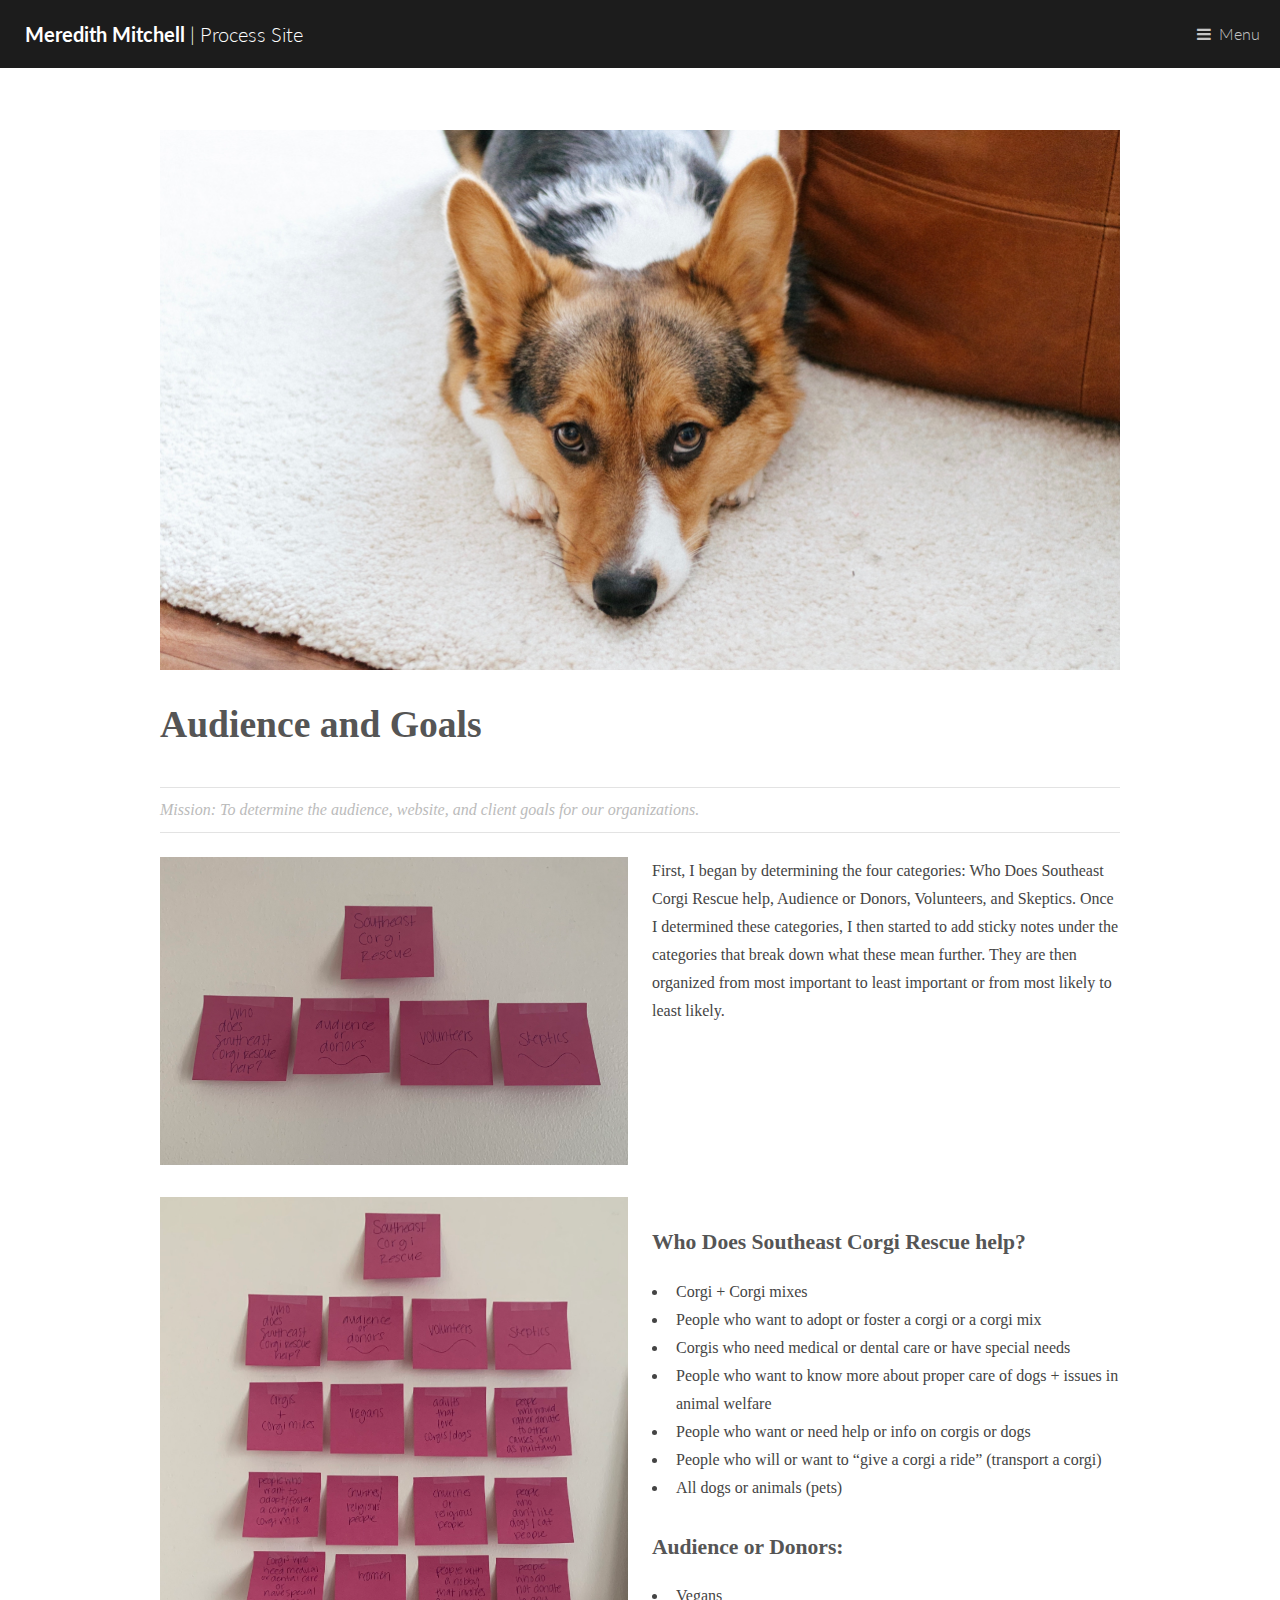
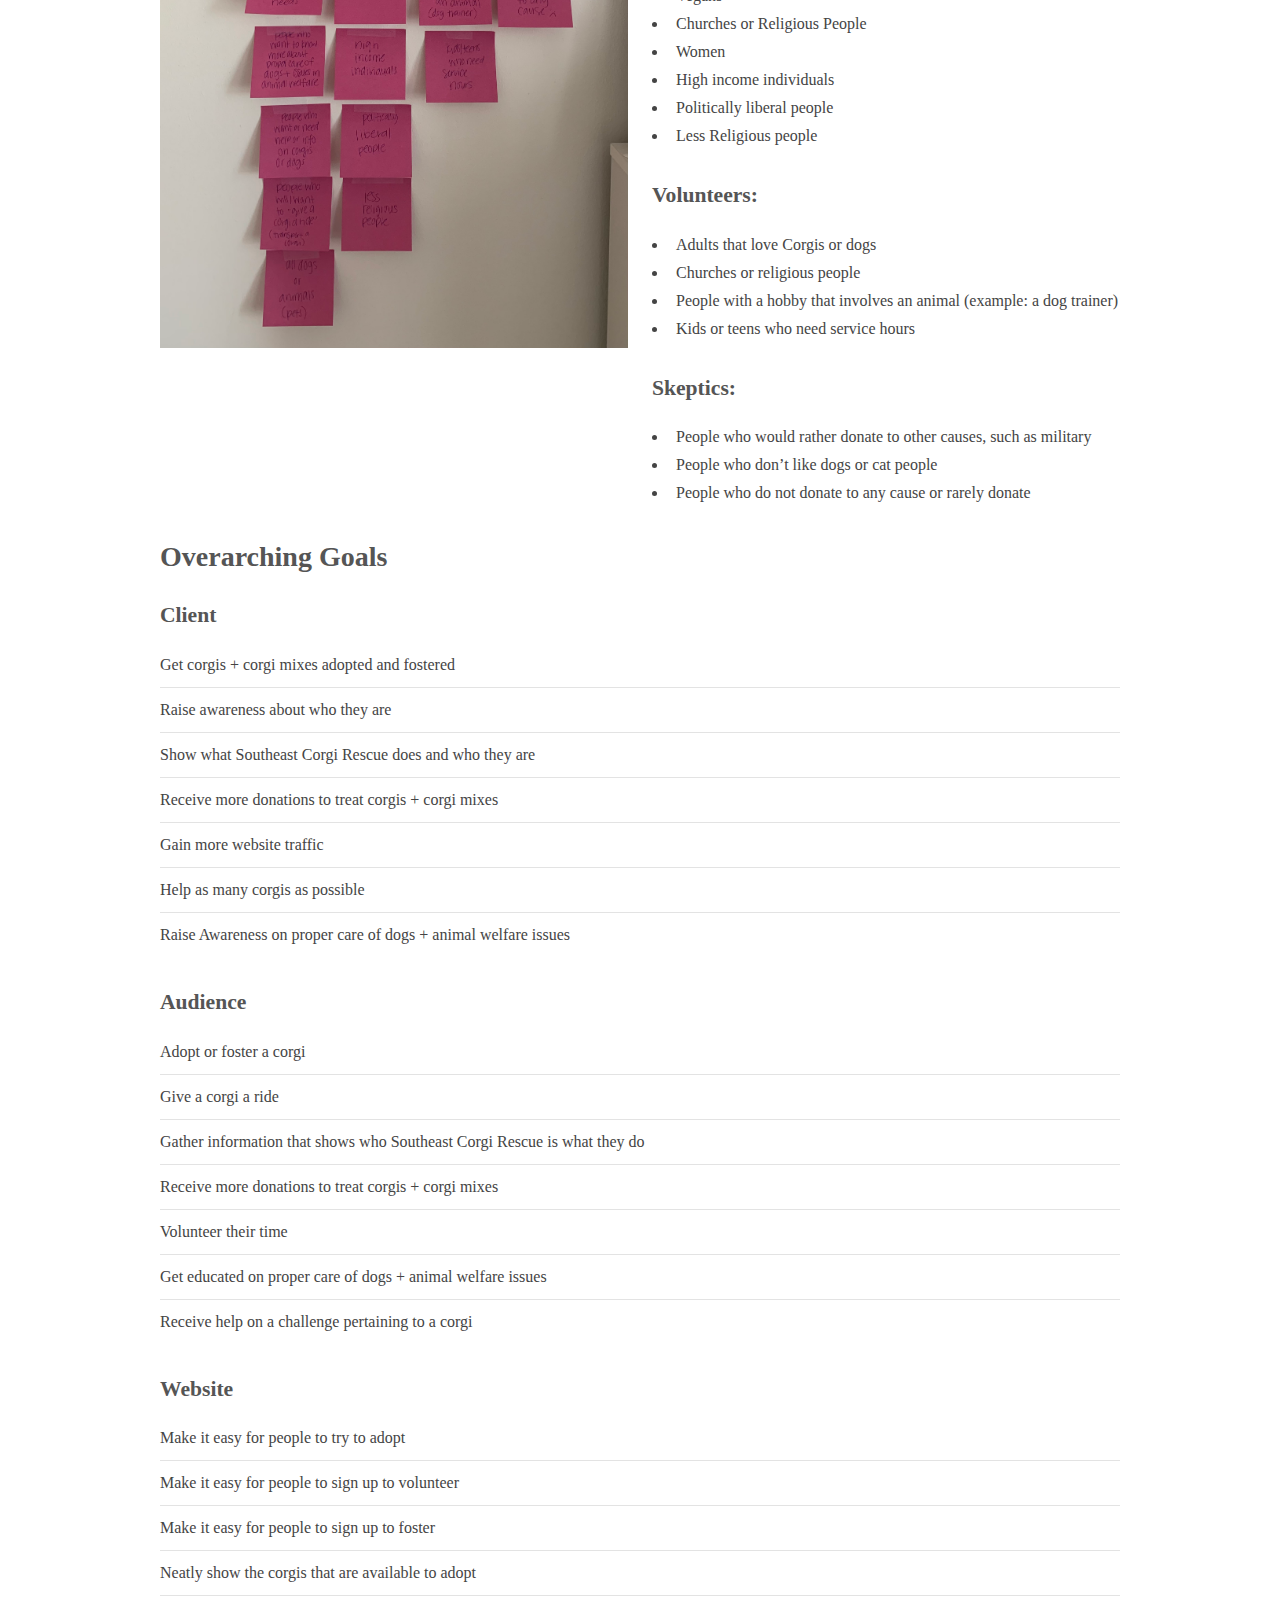
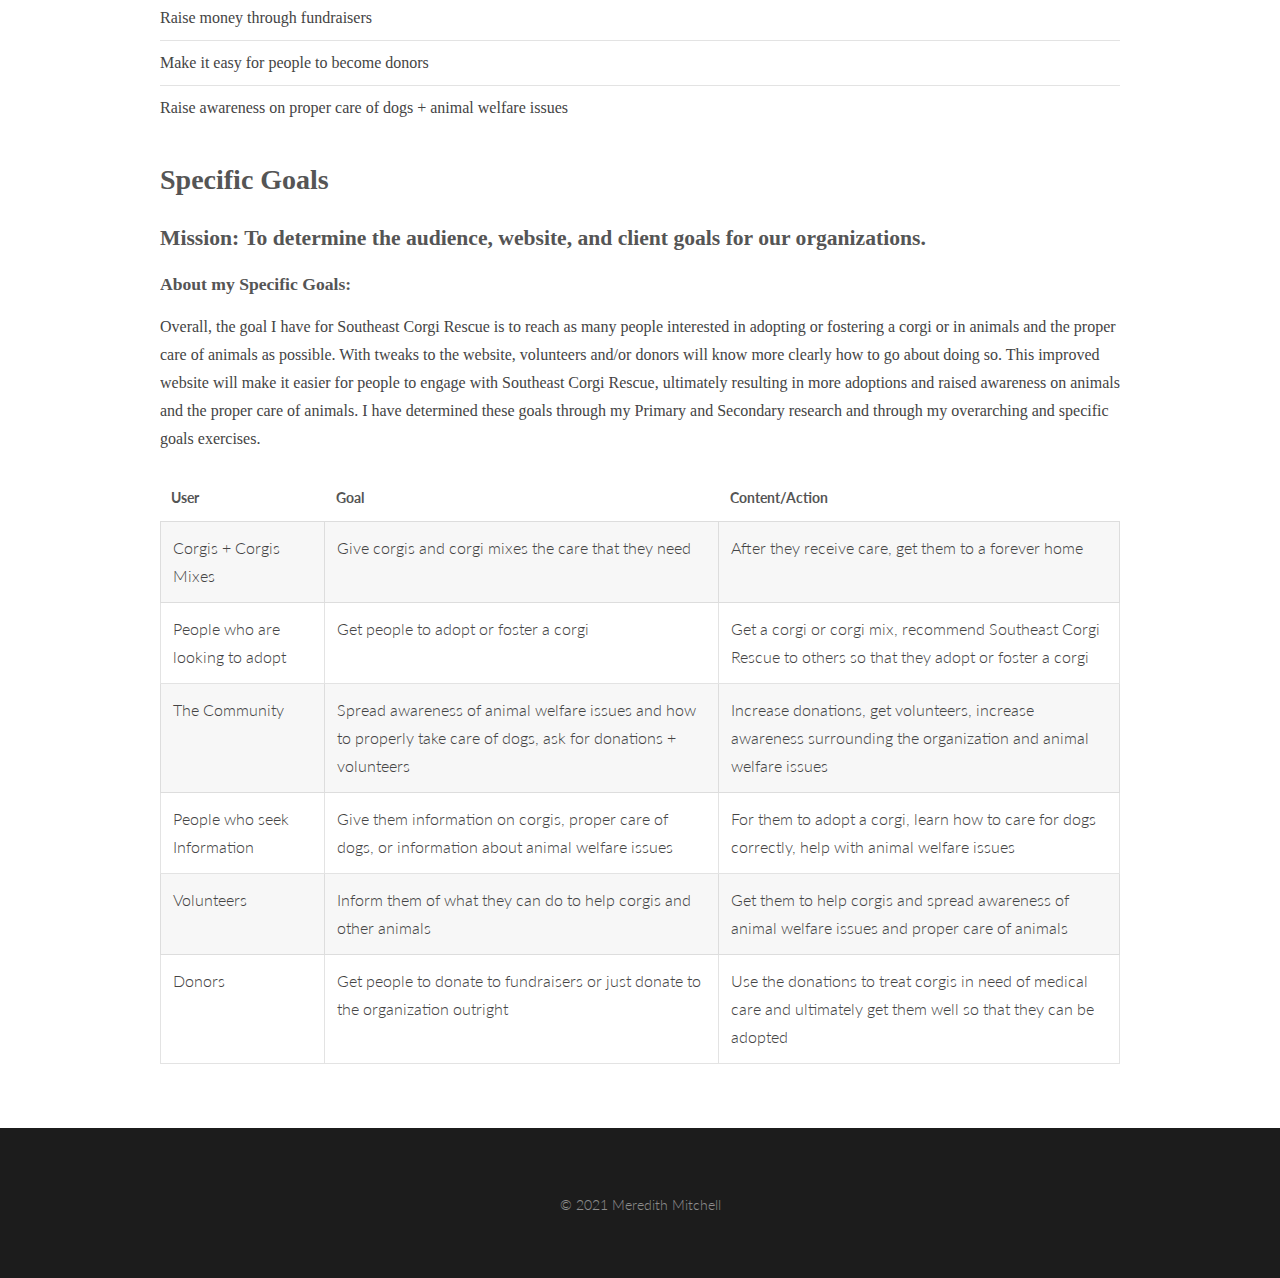
<file: audience-and-goals.html>
<!DOCTYPE html>
<html lang="en">

<head>
    <title>Process Site Template Files</title>
    <meta charset="utf-8" />
    <meta name="viewport" content="width=device-width, initial-scale=1" />
    <link rel="stylesheet" href="assets/css/main.css" />
    <link rel="stylesheet" href="assets/css/custom.css" />
</head>

<body>

    <!-- Header -->
    <header id="header">


		<a href="index.html" class="logo"><strong>Meredith Mitchell</strong> | Process Site </a>

        <nav>
            <a href="#menu">Menu</a>
        </nav>
    </header>

    <!-- Nav -->
    <nav id="menu">
        <ul class="links">
            <li><a href="index.html">Home</a></li>
            <li><a href="research-page.html">Research Page</a></li>
            <li><a href="design-challenge.html">Design Page</a></li>
            <li><a href="audience-and-goals.html">Audience and Goals</a></li>
            <li><a href="solution.html">Solution</a></li>
        </ul>
    </nav>

    <!-- Main -->
    <section id="main">
        <div class="inner">
            <div class="image fit">
                <img src="images/Rug-Corgi.jpeg" alt="" />
            </div>
            <header>
                <h1>Audience and Goals</h1>
                <p class="info">Mission: To determine the audience, website, and client goals for our organizations.</p>
            </header>

            <!--AUDIENCE & GOALS: EXAMPLE FORMATTING-->
            <div class="row">
                <div class="6u"><span class="image fit"><img src="images/catergories.jpg"
                            alt="catergories notes" /></span></div>
                <div class="6u$">
                    <p>First, I began by determining the four categories: Who Does Southeast Corgi Rescue help, Audience
                        or Donors, Volunteers, and Skeptics. Once I determined these categories, I then started to add
                        sticky notes under the categories that break down what these mean further. They are then
                        organized from most important to least important or from most likely to least likely.
                    </p>
                </div>
                <div class="6u"><span class="image fit"><img src="images/full chart.jpg"
                            alt="a full chart of sticky notes" /></span></div>
                <div class="6u$">
                    <p>
                    <h3>Who Does Southeast Corgi Rescue help?</h3>
                    <ul>

                    <li>Corgi + Corgi mixes</li>
                   <li>People who want to adopt or foster a corgi or a corgi mix</li>
                    <li>Corgis who need medical or dental care or have special needs </li>
                    <li>People who want to know more about proper care of dogs + issues in animal welfare</li>
                    <li> People who want or need help or info on corgis or dogs</li>
                    <li> People who will or want to “give a corgi a ride” (transport a corgi)</li>
                    <li>All dogs or animals (pets) </li>

                    </ul>
                    

                    <h3>Audience or Donors:</h3>
                        <ul>

                    <li>Vegans</li>
                    <li>Churches or Religious People</li>
                    <li>Women</li>
                    <li>High income individuals</li>
                    <li>Politically liberal people</li>
                    <li>Less Religious people</li>
                    
                        </ul>
                    

                    <h3> Volunteers: </h3>
                        <ul> 
                            <li> Adults that love Corgis or dogs </li>
                            <li> Churches or religious people </li>
                            <li> People with a hobby that involves an animal (example: a dog trainer)</li>
                            <li> Kids or teens who need service hours </li>
                        </ul>
                   


                    <h3>Skeptics:</h3>
                    <ul>
                        <li>People who would rather donate to other causes, such as military </li>
                        <li>People who don’t like dogs or cat people </li>
                        <li>People who do not donate to any cause or rarely donate </li>
                    </ul>
                   

                    </p>
                </div>

            </div>
            <h2>Overarching Goals</h2>
            <h3>Client</h3>
            <ul class="alt">
                <li>Get corgis + corgi mixes adopted and fostered</li>
                <li>Raise awareness about who they are</li>
                <li>Show what Southeast Corgi Rescue does and who they are</li>
                <li>Receive more donations to treat corgis + corgi mixes</li>
                <li>Gain more website traffic</li>
                <li>Help as many corgis as possible</li>
                <li>Raise Awareness on proper care of dogs + animal welfare issues</li>
            </ul>

            <h3>Audience</h3>
            <ul class="alt">
                <li>Adopt or foster a corgi</li>
                <li>Give a corgi a ride</li>
                <li>Gather information that shows who Southeast Corgi Rescue is what they do</li>
                <li>Receive more donations to treat corgis + corgi mixes</li>
                <li>Volunteer their time</li>
                <li>Get educated on proper care of dogs + animal welfare issues</li>
                <li>Receive help on a challenge pertaining to a corgi</li>
            </ul>

            <h3>Website</h3>
            <ul class="alt">
                <li>Make it easy for people to try to adopt</li>
                <li>Make it easy for people to sign up to volunteer</li>
                <li>Make it easy for people to sign up to foster</li>
                <li>Neatly show the corgis that are available to adopt</li>
                <li>Raise money through fundraisers</li>
                <li>Make it easy for people to become donors</li>
                <li>Raise awareness on proper care of dogs + animal welfare issues</li>
            </ul>


            <h2>Specific Goals</h2>
            <h3>Mission: To determine the audience, website, and client goals for our organizations.</h3>
            <div class="table-wrapper">
                <table class="alt">
                    <thead>
                        <tr>
                            <th>User</th>
                            <th>Goal</th>
                            <th>Content/Action</th>
                        </tr>
                    </thead>
                    <tbody>
                        <tr>
                            <td>Corgis + Corgis Mixes</td>
                            <td>Give corgis and corgi mixes the care that they need</td>
                            <td>After they receive care, get them to a forever home</td>
                        </tr>
                        <tr>
                            <td>People who are looking to adopt</td>
                            <td>Get people to adopt or foster a corgi</td>
                            <td>Get a corgi or corgi mix, recommend Southeast Corgi Rescue to others so that they adopt
                                or foster a corgi</td>
                        </tr>
                        <tr>
                            <td>The Community</td>
                            <td>Spread awareness of animal welfare issues and how to properly take care of dogs, ask for
                                donations + volunteers</td>
                            <td>Increase donations, get volunteers, increase awareness surrounding the organization and
                                animal welfare issues</td>
                        </tr>
                        <tr>
                            <td>People who seek Information</td>
                            <td>Give them information on corgis, proper care of dogs, or information about animal
                                welfare issues</td>
                            <td>For them to adopt a corgi, learn how to care for dogs correctly, help with animal
                                welfare issues</td>
                        </tr>
                        <tr>
                            <td>Volunteers</td>
                            <td>Inform them of what they can do to help corgis and other animals</td>
                            <td>Get them to help corgis and spread awareness of animal welfare issues and proper care of
                                animals</td>
                        </tr>
                        <tr>
                            <td>Donors</td>
                            <td>Get people to donate to fundraisers or just donate to the organization outright</td>
                            <td>Use the donations to treat corgis in need of medical care and ultimately get them well
                                so that they can be adopted </td>
                        </tr>

                        <h4>About my Specific Goals: </h4>
                        <p>Overall, the goal I have for Southeast Corgi Rescue is to reach as many people interested in adopting or
                            fostering a corgi or in animals and the proper care of animals as possible. With tweaks to the website,
                            volunteers and/or donors will know more clearly how to go about doing so. This improved website will make it
                            easier for people to engage with Southeast Corgi Rescue, ultimately resulting in more adoptions and raised
                            awareness on animals and the proper care of animals. I have determined these goals through my Primary and
                            Secondary research and through my overarching and specific goals exercises.
                        </p>
                    </tbody>
                </table>
            </div>
        </div>
    </section>

   

   <!-- Footer -->


	<footer id="footer">


		<div class="copyright">


			&copy; 2021 Meredith Mitchell

		</div>


	</footer>

    <!-- Scripts -->
    <script src="assets/js/jquery.min.js"></script>
    <script src="assets/js/jquery.scrolly.min.js"></script>
    <script src="assets/js/skel.min.js"></script>
    <script src="assets/js/util.js"></script>
    <script src="assets/js/main.js"></script>

</body>

</html>
</file>
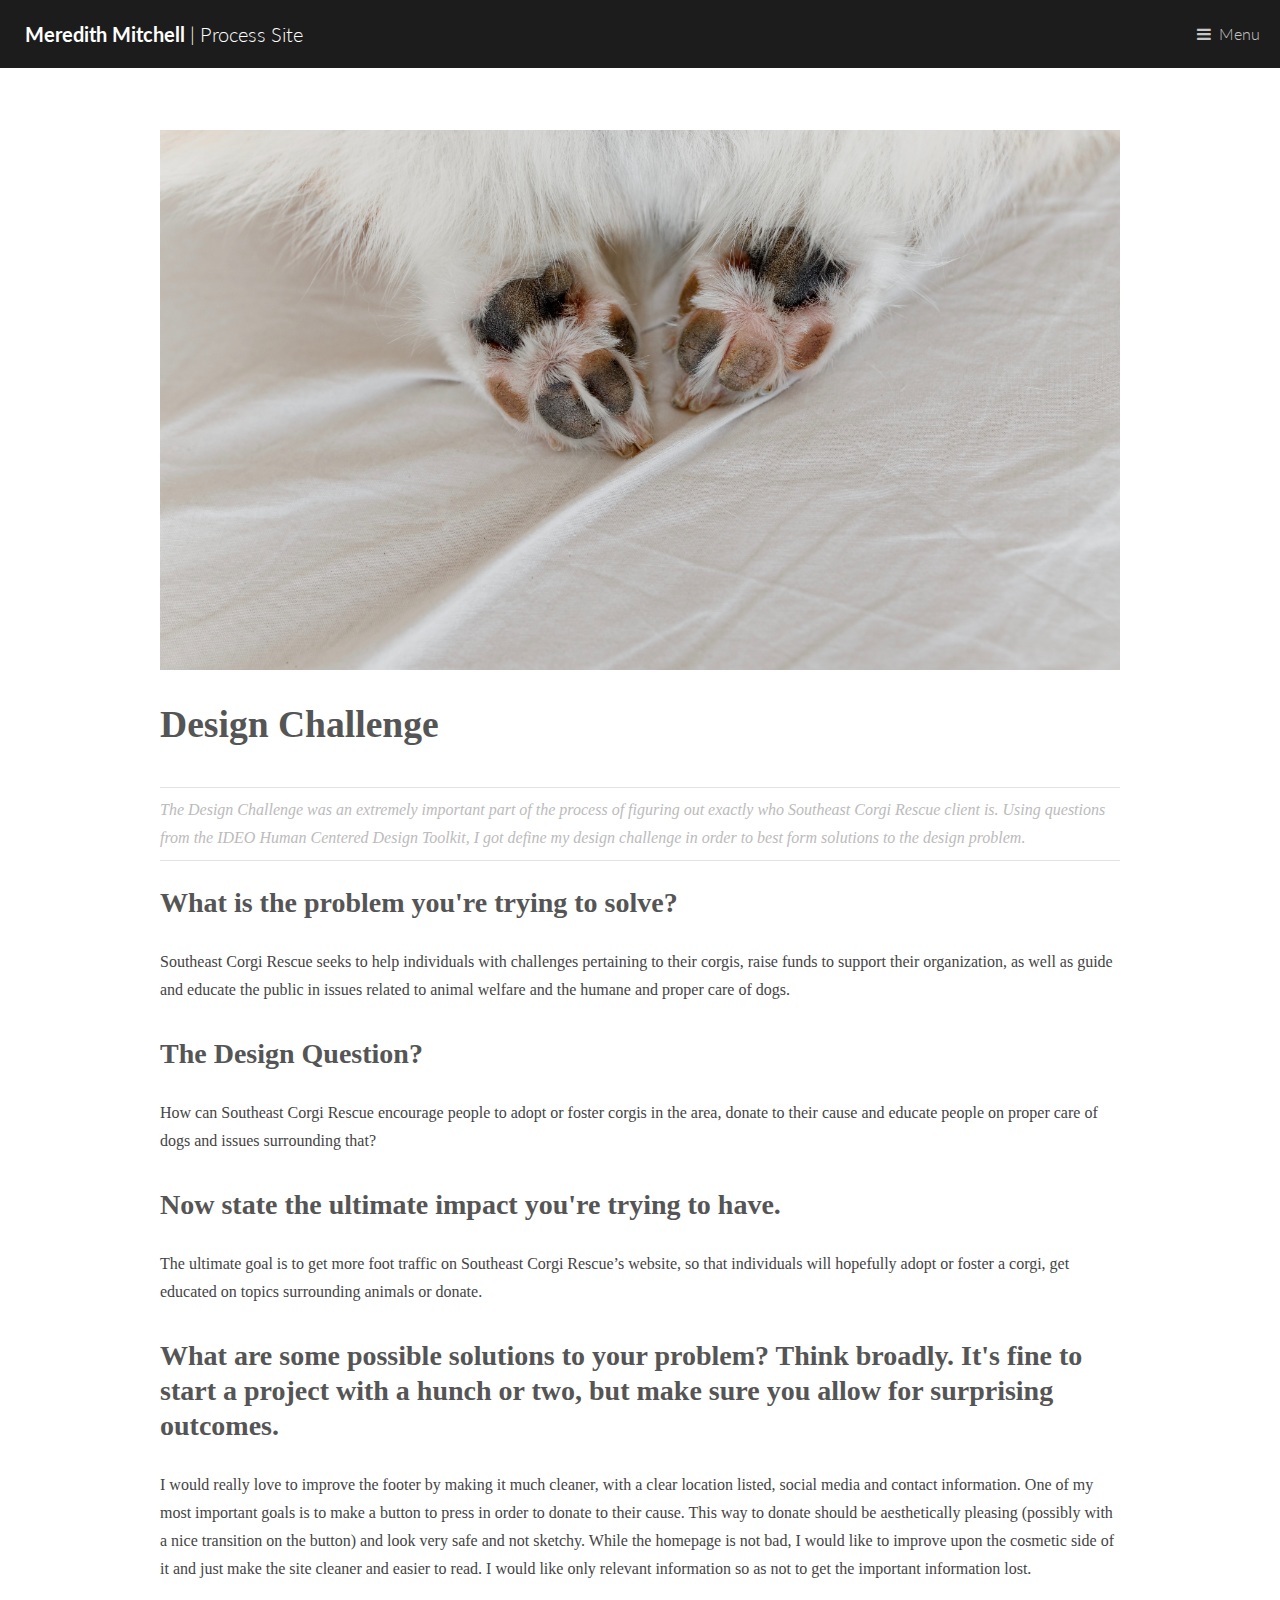
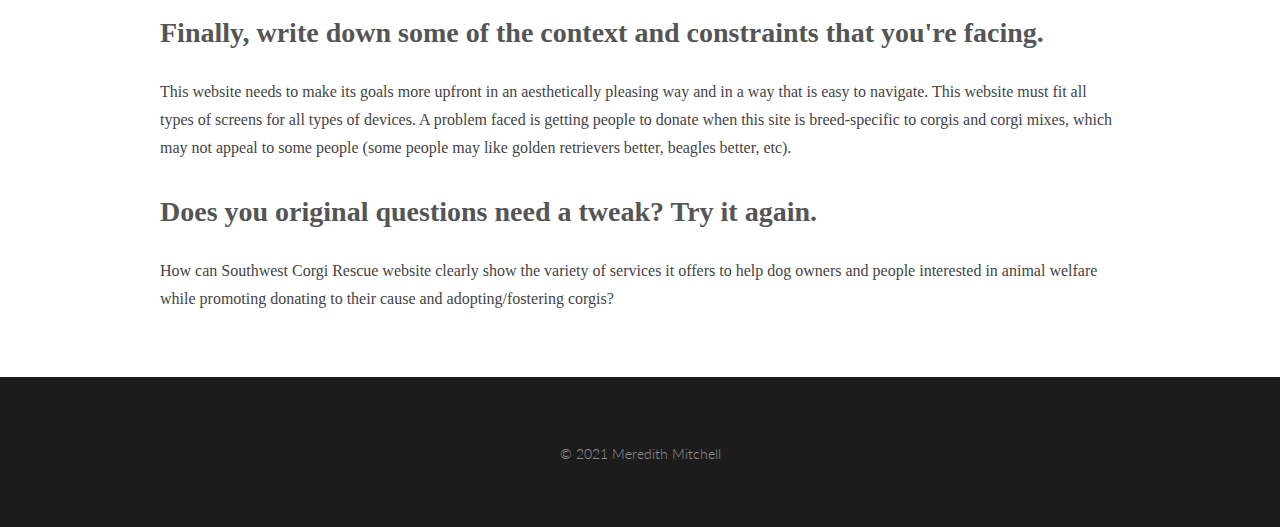
<file: design-challenge.html>
<!DOCTYPE HTML>
<html lang="en">
	<head>
		<title>Process Site Template Files</title>
		<meta charset="utf-8" />
		<meta name="viewport" content="width=device-width, initial-scale=1" />
		<link rel="stylesheet" href="assets/css/main.css" />
		<link rel="stylesheet" href="assets/css/custom.css" />
	</head>
	<body>

		<!-- Header -->
		<header id="header">


			<a href="index.html" class="logo"><strong>Meredith Mitchell</strong> | Process Site </a>
			
			<nav>
				<a href="#menu">Menu</a>
			</nav>
		</header>
    <!-- Nav -->
    <nav id="menu">
        <ul class="links">
            <li><a href="index.html">Home</a></li>
            <li><a href="research-page.html">Research Page</a></li>
            <li><a href="design-challenge.html">Design Page</a></li>
            <li><a href="audience-and-goals.html">Audience and Goals</a></li>
			<li><a href="solution.html">Solution</a></li>
        </ul>
    </nav>

		<!-- Main -->
			<section id="main">
				<div class="inner">
					<div class="image fit">
						<img src="images/Corgi-Paw.jpeg" alt="" />
					</div>
					<header>
						<h1>Design Challenge</h1>
						<p class="info">The Design Challenge was an extremely important part of the process of figuring out exactly who Southeast Corgi Rescue client is. Using questions from the IDEO Human Centered Design Toolkit, I got define my design challenge in order to best form solutions to the design problem.</p>
					</header>
					<h2>What is the problem you're trying to solve?</h2>
					<p>Southeast Corgi Rescue seeks to help individuals with challenges pertaining to their corgis, raise funds to support their organization, as well as guide and educate the public in issues related to animal welfare and the humane and proper care of dogs.</p>
					<h2>The Design Question?</h2>
					<p>How can Southeast Corgi Rescue encourage people to adopt or foster corgis in the area, donate to their cause and educate people on proper care of dogs and issues surrounding that?</p>
					<h2>Now state the ultimate impact you're trying to have.</h2>
					<p>The ultimate goal is to get more foot traffic on Southeast Corgi Rescue’s website, so that individuals will hopefully adopt or foster a corgi, get educated on topics surrounding animals or donate.</p>
					<h2>What are some possible solutions to your problem? Think broadly. It's fine to start a project with a hunch or two, but make sure you allow for surprising outcomes.</h1>
					<p>I would really love to improve the footer by making it much cleaner, with a clear location listed, social media and contact information. One of my most important goals is to make a button to press in order to donate to their cause. This way to donate should be aesthetically pleasing (possibly with a nice transition on the button) and look very safe and not sketchy. While the homepage is not bad, I would like to improve upon the cosmetic side of it and just make the site cleaner and easier to read. I would like only relevant information so as not to get the important information lost.</p>
					<h2>Finally, write down some of the context and constraints that you're facing. </h2>
					<p>This website needs to make its goals more upfront in an aesthetically pleasing way and in a way that is easy to navigate. This website must fit all types of screens for all types of devices. A problem faced is getting people to donate when this site is breed-specific to corgis and corgi mixes, which may not appeal to some people (some people may like golden retrievers better, beagles better, etc).</p>
					<h2>Does you original questions need a tweak? Try it again.</h2>
					<p>How can Southwest Corgi Rescue website clearly show the variety of services it offers to help dog owners and people interested in animal welfare while promoting donating to their cause and adopting/fostering corgis? </p>
				</div>
			</section>

		 <!-- Footer -->


	<footer id="footer">


		<div class="copyright">


			&copy; 2021 Meredith Mitchell

		</div>


	</footer>

		<!-- Scripts -->
			<script src="assets/js/jquery.min.js"></script>
			<script src="assets/js/jquery.scrolly.min.js"></script>
			<script src="assets/js/skel.min.js"></script>
			<script src="assets/js/util.js"></script>
			<script src="assets/js/main.js"></script>

	</body>
</html>
</file>
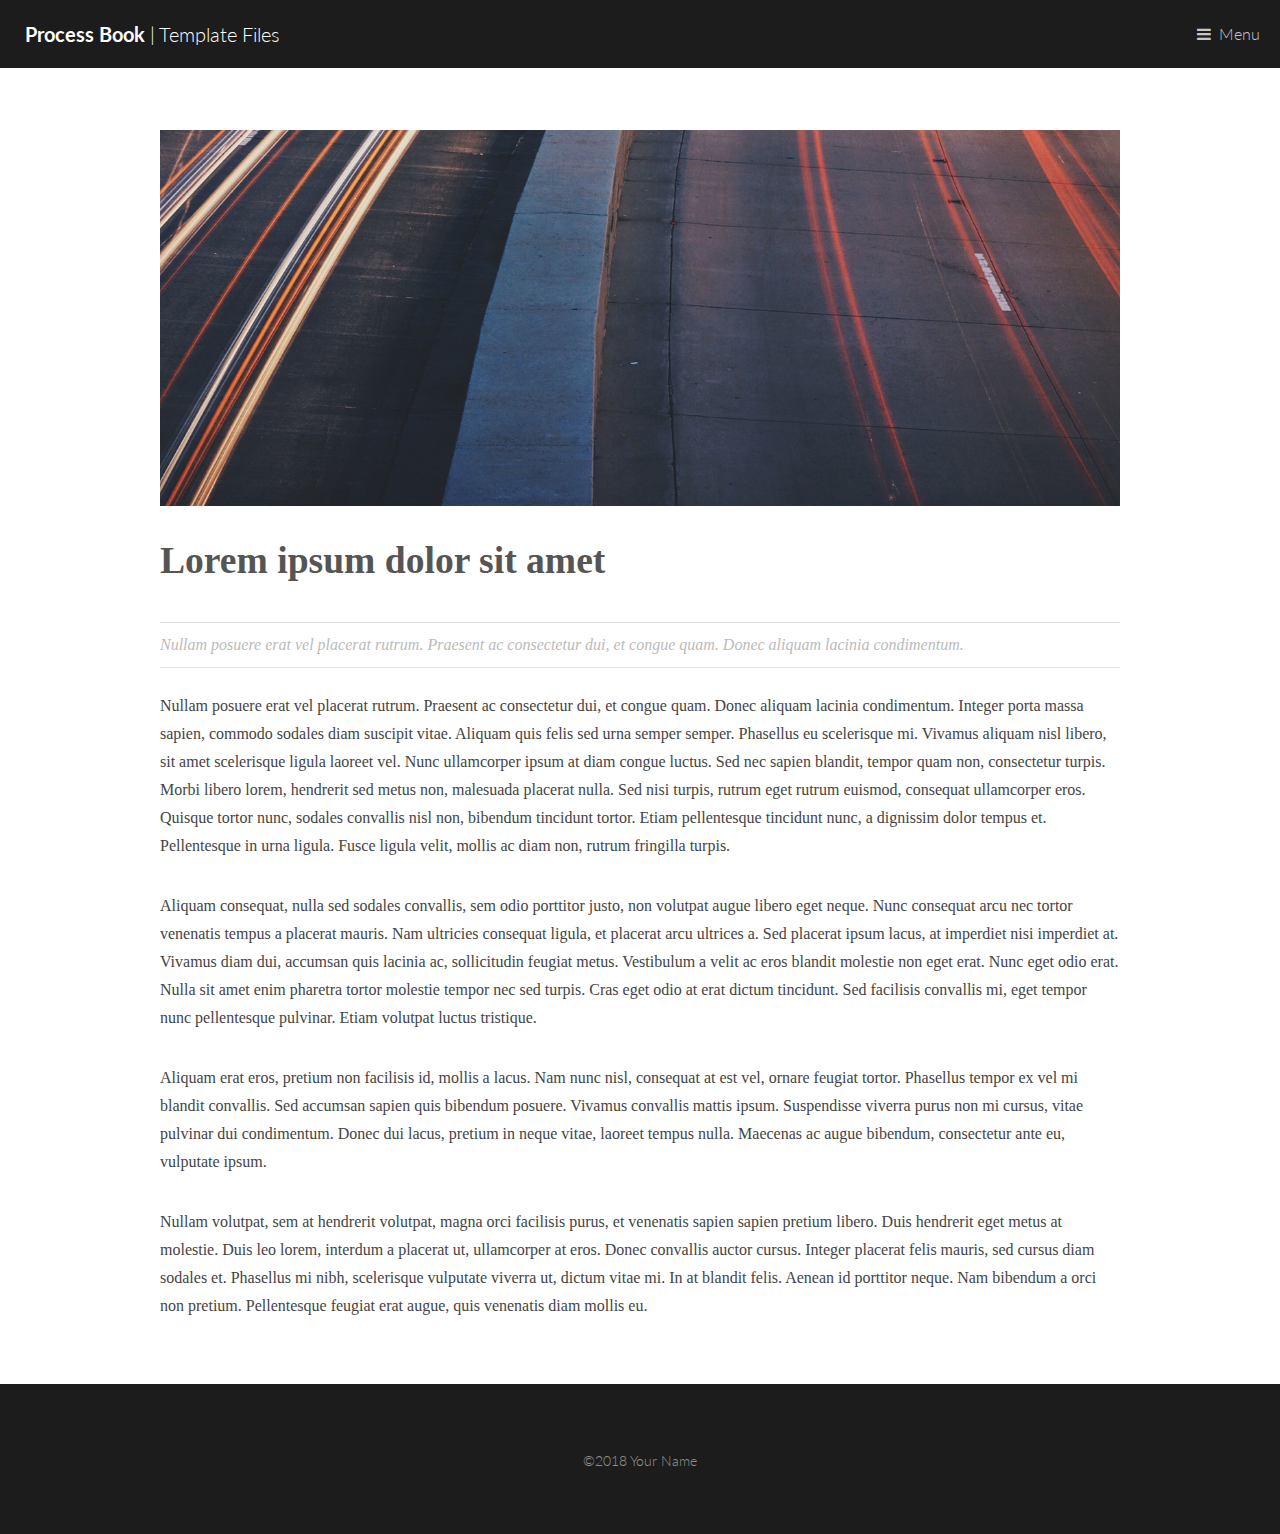
<file: generic-page.html>
<!DOCTYPE HTML>
<html lang="en">
	<head>
		<title>Process Site Template Files</title>
		<meta charset="utf-8" />
		<meta name="viewport" content="width=device-width, initial-scale=1" />
		<link rel="stylesheet" href="assets/css/main.css" />
		<link rel="stylesheet" href="assets/css/custom.css" />
	</head>
	<body>

		<!-- Header -->
			<header id="header">
				<a href="index.html" class="logo"><strong>Process Book</strong> | Template Files</a>
				<nav>
					<a href="#menu">Menu</a>
				</nav>
			</header>

		<!-- Nav -->
			<nav id="menu">
				<ul class="links">
					<li><a href="index.html">Home</a></li>
					<li><a href="generic-page.html">Generic Page</a></li>
					<li><a href="design-challenge.html">Design Page</a></li>
					<li><a href="elements.html">Useful Elements</a></li>
				</ul>
			</nav>

		<!-- Main -->
			<section id="main">
				<div class="inner">
					<div class="image fit">
						<img src="images/pic11.jpg" alt="" />
					</div>
					<header>
						<h1>Lorem ipsum dolor sit amet</h1>
						<p class="info">Nullam posuere erat vel placerat rutrum. Praesent ac consectetur dui, et congue quam. Donec aliquam lacinia condimentum.</p>
					</header>
					<p>Nullam posuere erat vel placerat rutrum. Praesent ac consectetur dui, et congue quam. Donec aliquam lacinia condimentum. Integer porta massa sapien, commodo sodales diam suscipit vitae. Aliquam quis felis sed urna semper semper. Phasellus eu scelerisque mi. Vivamus aliquam nisl libero, sit amet scelerisque ligula laoreet vel. Nunc ullamcorper ipsum at diam congue luctus. Sed nec sapien blandit, tempor quam non, consectetur turpis. Morbi libero lorem, hendrerit sed metus non, malesuada placerat nulla. Sed nisi turpis, rutrum eget rutrum euismod, consequat ullamcorper eros. Quisque tortor nunc, sodales convallis nisl non, bibendum tincidunt tortor. Etiam pellentesque tincidunt nunc, a dignissim dolor tempus et. Pellentesque in urna ligula. Fusce ligula velit, mollis ac diam non, rutrum fringilla turpis.</p>
					<p>Aliquam consequat, nulla sed sodales convallis, sem odio porttitor justo, non volutpat augue libero eget neque. Nunc consequat arcu nec tortor venenatis tempus a placerat mauris. Nam ultricies consequat ligula, et placerat arcu ultrices a. Sed placerat ipsum lacus, at imperdiet nisi imperdiet at. Vivamus diam dui, accumsan quis lacinia ac, sollicitudin feugiat metus. Vestibulum a velit ac eros blandit molestie non eget erat. Nunc eget odio erat. Nulla sit amet enim pharetra tortor molestie tempor nec sed turpis. Cras eget odio at erat dictum tincidunt. Sed facilisis convallis mi, eget tempor nunc pellentesque pulvinar. Etiam volutpat luctus tristique.</p>
					<p>Aliquam erat eros, pretium non facilisis id, mollis a lacus. Nam nunc nisl, consequat at est vel, ornare feugiat tortor. Phasellus tempor ex vel mi blandit convallis. Sed accumsan sapien quis bibendum posuere. Vivamus convallis mattis ipsum. Suspendisse viverra purus non mi cursus, vitae pulvinar dui condimentum. Donec dui lacus, pretium in neque vitae, laoreet tempus nulla. Maecenas ac augue bibendum, consectetur ante eu, vulputate ipsum.</p>
					<p>Nullam volutpat, sem at hendrerit volutpat, magna orci facilisis purus, et venenatis sapien sapien pretium libero. Duis hendrerit eget metus at molestie. Duis leo lorem, interdum a placerat ut, ullamcorper at eros. Donec convallis auctor cursus. Integer placerat felis mauris, sed cursus diam sodales et. Phasellus mi nibh, scelerisque vulputate viverra ut, dictum vitae mi. In at blandit felis. Aenean id porttitor neque. Nam bibendum a orci non pretium. Pellentesque feugiat erat augue, quis venenatis diam mollis eu.</p>
				</div>
			</section>

		<!-- Footer -->
			<footer id="footer">
				<div class="copyright">
					&copy;2018 Your Name
				</div>
			</footer>

		<!-- Scripts -->
			<script src="assets/js/jquery.min.js"></script>
			<script src="assets/js/jquery.scrolly.min.js"></script>
			<script src="assets/js/skel.min.js"></script>
			<script src="assets/js/util.js"></script>
			<script src="assets/js/main.js"></script>

	</body>
</html>
</file>
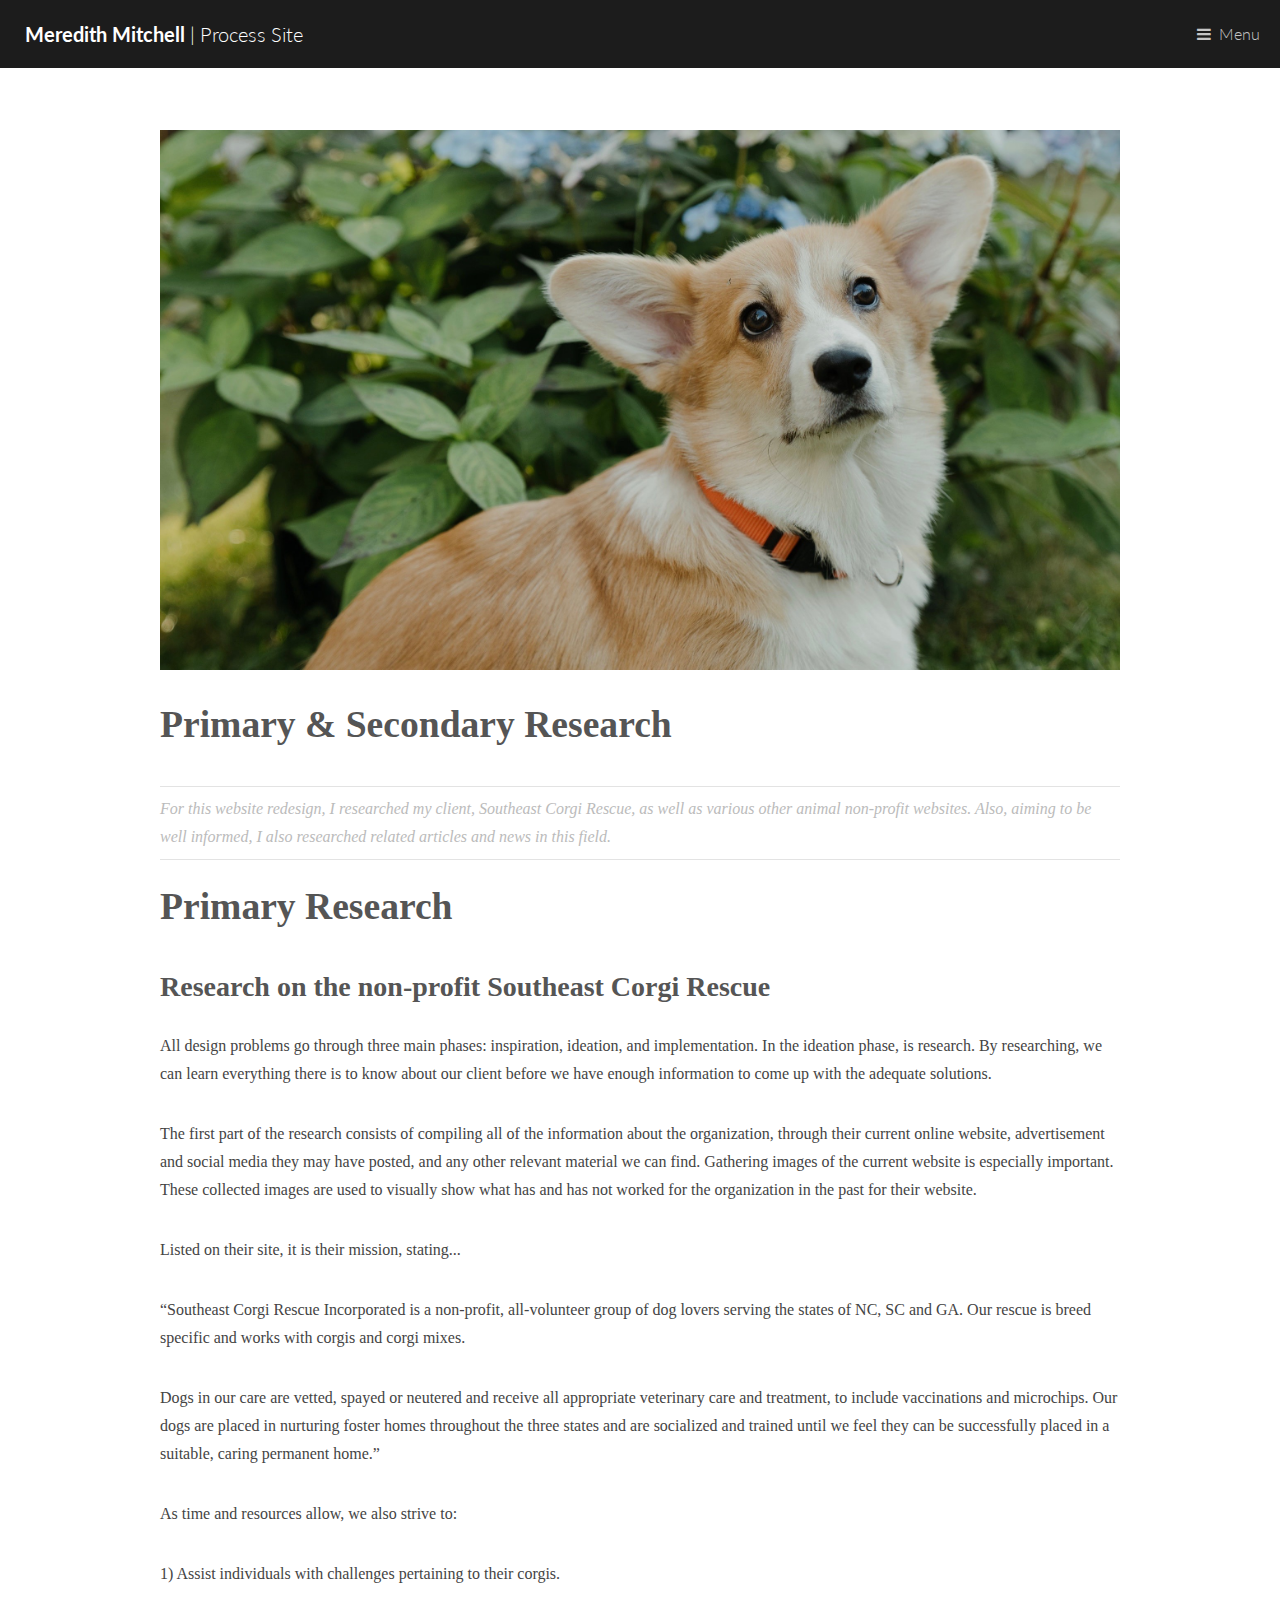
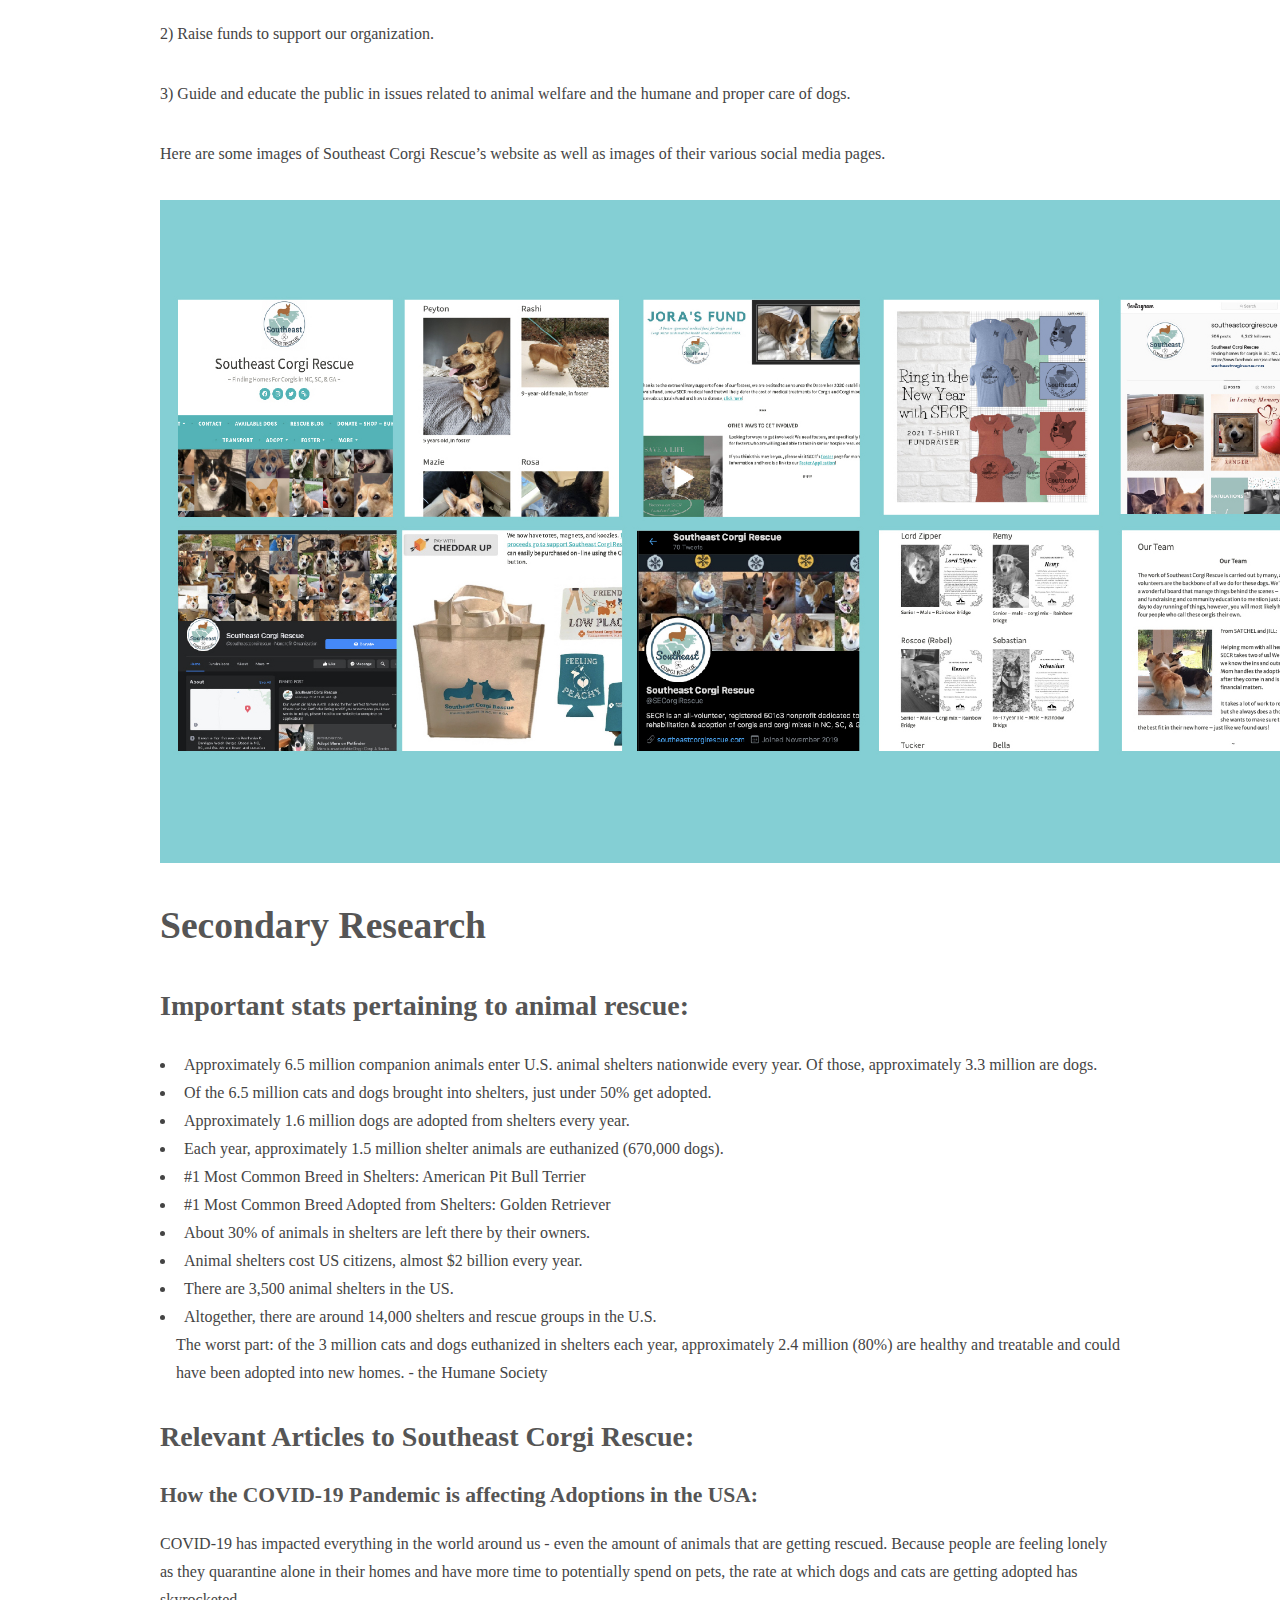
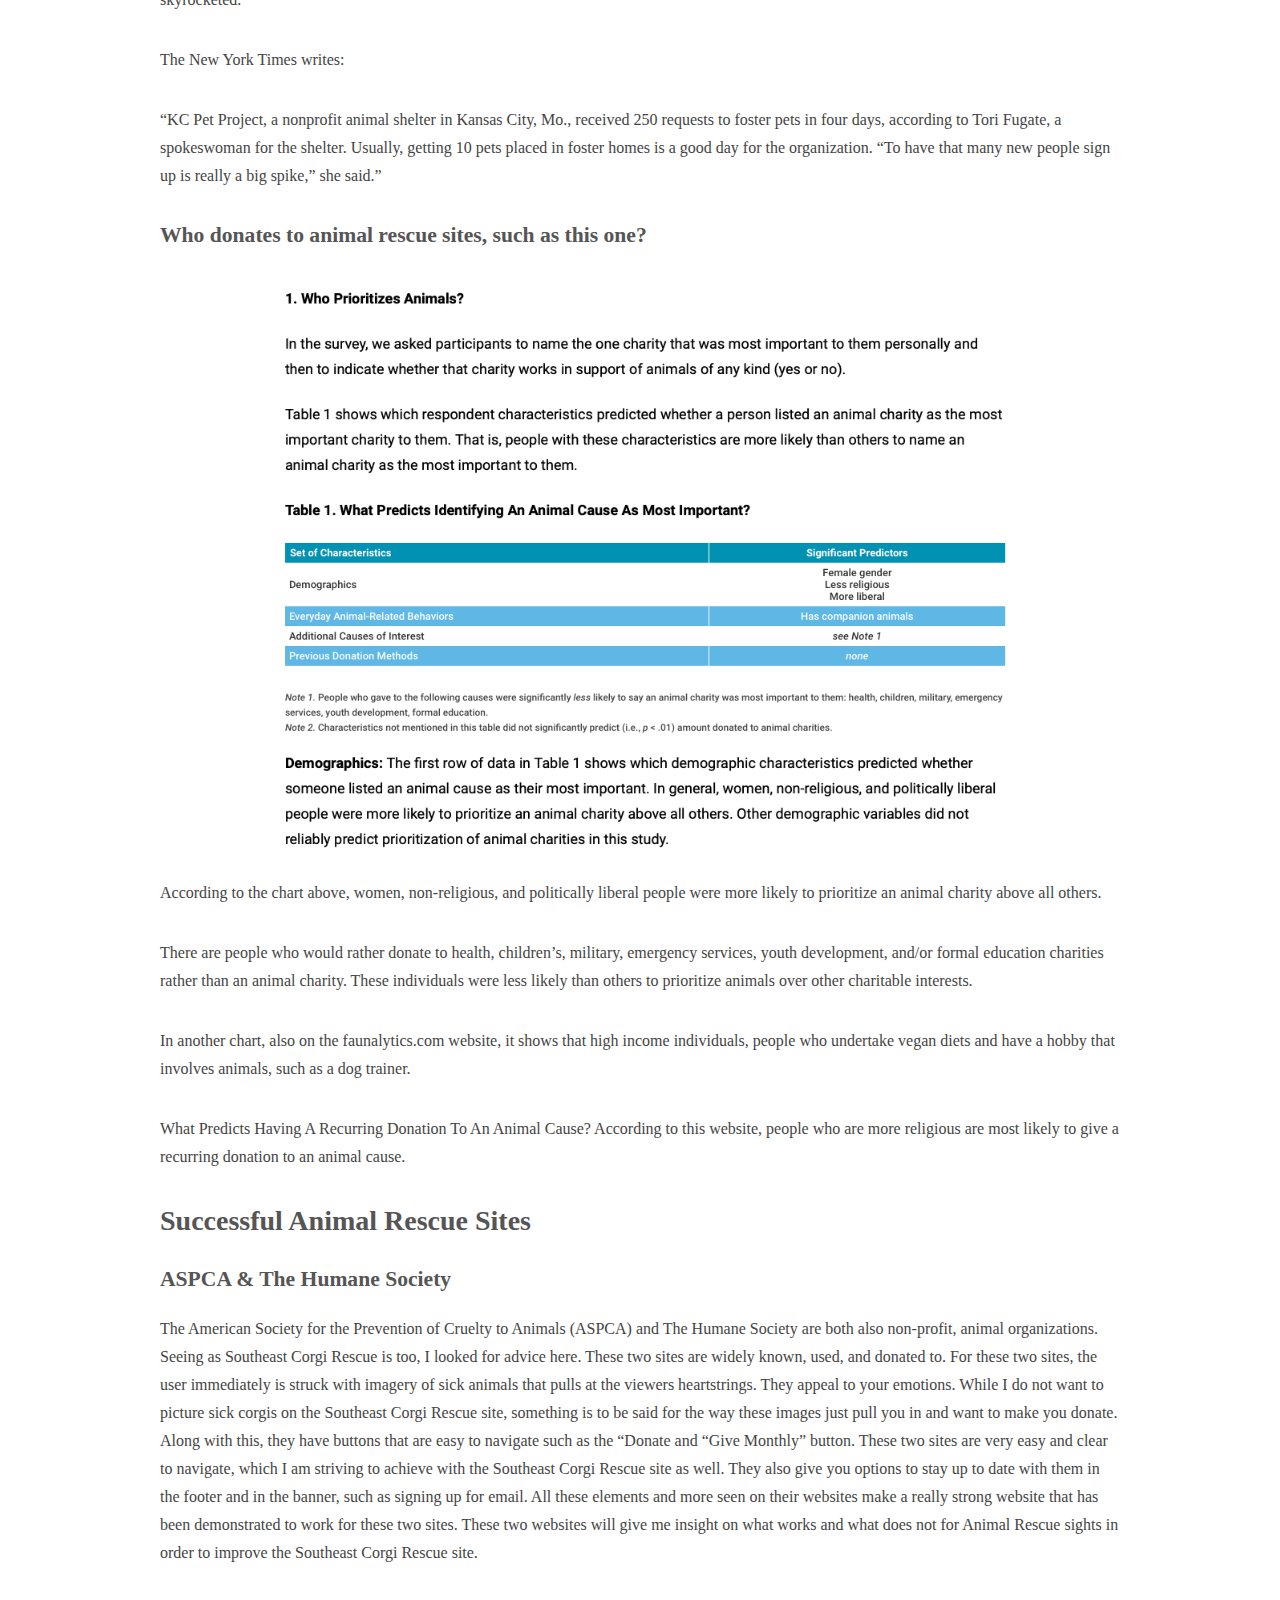
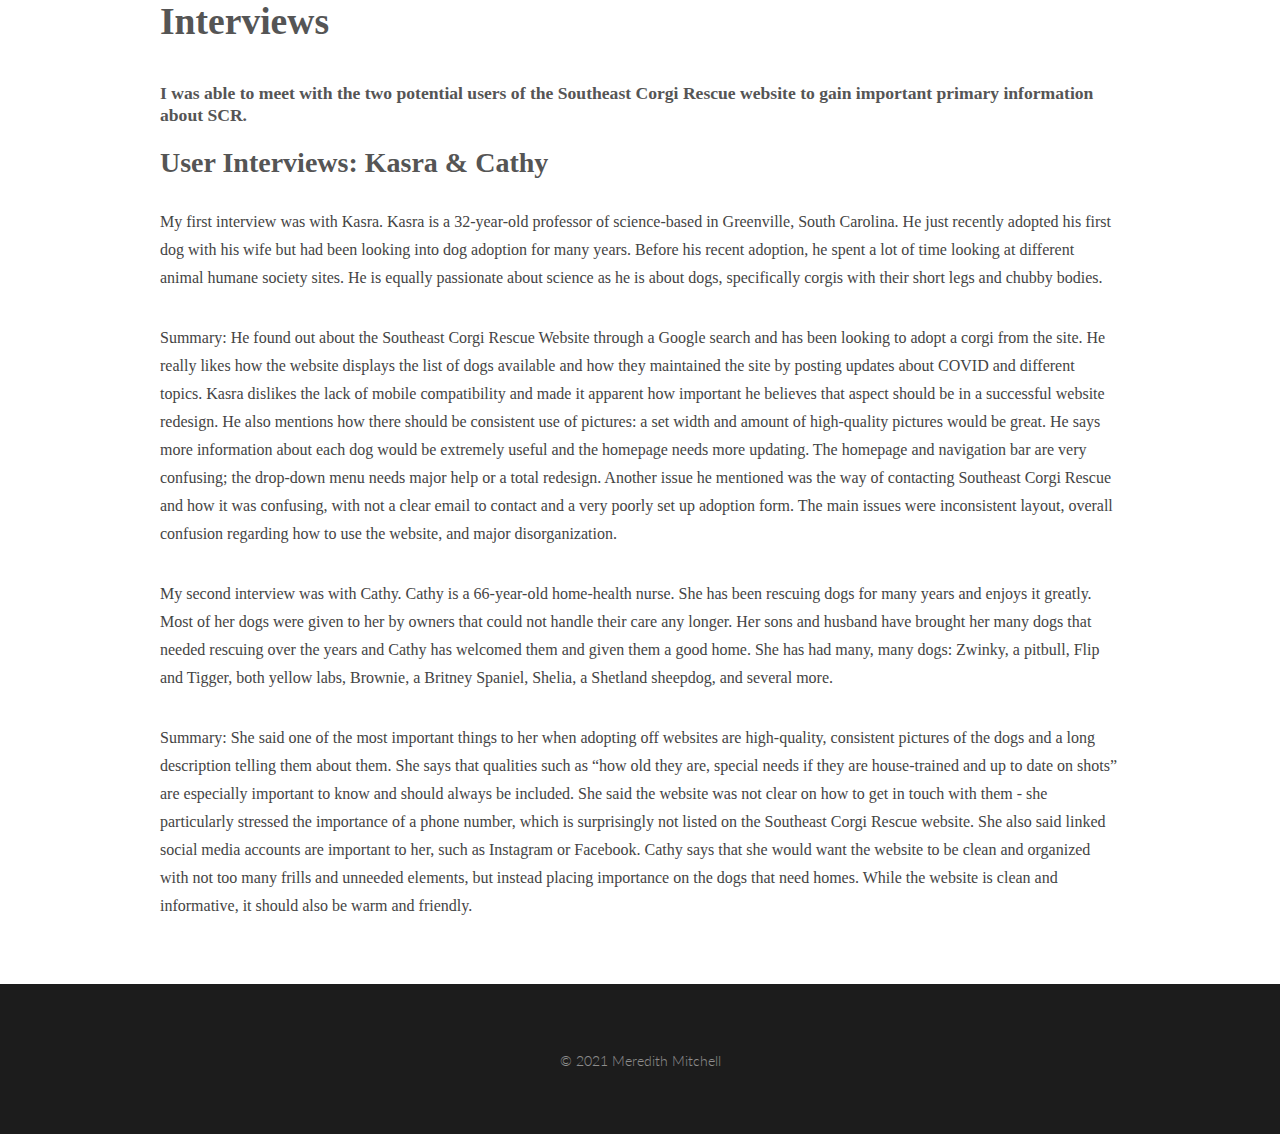
<file: research-page.html>
<!DOCTYPE HTML>
<html lang="en">

<head>
	<title>Process Site Template Files</title>
	<meta charset="utf-8" />
	<meta name="viewport" content="width=device-width, initial-scale=1" />
	<link rel="stylesheet" href="assets/css/main.css" />
	<link rel="stylesheet" href="assets/css/custom.css" />
</head>

<body>

	<!-- Header -->
		<header id="header">


		<a href="index.html" class="logo"><strong>Meredith Mitchell</strong> | Process Site </a>
		
		<nav>
			<a href="#menu">Menu</a>
		</nav>
	</header>

	<!-- Nav -->
	<nav id="menu">
		<ul class="links">
			<li><a href="index.html">Home</a></li>
			<li><a href="research-page.html">Research Page</a></li>
			<li><a href="design-challenge.html">Design Page</a></li>
			<li><a href="audience-and-goals.html">Audience and Goals</a></li>
			<li><a href="solution.html">Solution</a></li>
			
		</ul>
	</nav>

	<!-- Main -->
	<section id="main">
		<div class="inner">
			<div class="image fit">
				<img src="images/Garden-Corgi.jpeg" alt="Image of a Corgi." />
			</div>
			<header>
				<h1>Primary & Secondary Research</h1>
				<p class="info">For this website redesign, I researched my client, Southeast Corgi Rescue, as well as
					various other animal non-profit websites. Also, aiming to be well informed, I also researched
					related articles and news in this field.</p>
			</header>
			<h1>Primary Research</h1>
			<h2>Research on the non-profit Southeast Corgi Rescue</h2>
			<p>All design problems go through three main phases: inspiration, ideation, and implementation. In the
				ideation phase, is research. By researching, we can learn everything there is to know about our client
				before we have enough information to come up with the adequate solutions. </p>
			<p>The first part of the research consists of compiling all of the information about the organization,
				through their current online website, advertisement and social media they may have posted, and any other
				relevant material we can find. Gathering images of the current website is especially important. These
				collected images are used to visually show what has and has not worked for the organization in the past
				for their website.
			</p>
			<p>Listed on their site, it is their mission, stating...</p>
			<p>“Southeast Corgi Rescue Incorporated is a non-profit, all-volunteer group of dog lovers serving the
				states of NC, SC and GA. Our rescue is breed specific and works with corgis and corgi mixes.</p>
			<p>Dogs in our care are vetted, spayed or neutered and receive all appropriate veterinary care and
				treatment, to include vaccinations and microchips. Our dogs are placed in nurturing foster homes
				throughout the three states and are socialized and trained until we feel they can be successfully placed
				in a suitable, caring permanent home.”
			</p>
			<p>As time and resources allow, we also strive to:</p>
			<p>1) Assist individuals with challenges pertaining to their corgis.
			</p>
			<p>2) Raise funds to support our organization.</p>
			<p>3) Guide and educate the public in issues related to animal welfare and the humane and proper care of
				dogs.</p>
			<p></p>
			<p>Here are some images of Southeast Corgi Rescue’s website as well as images of their various social media
				pages.</p>

			<div class="corgi-grid">

				<img src="images/Corgi-Grid.jpg" alt="Pictures of the current website" width="1200" height="auto">

				<p>
				</p>
				<h1>Secondary Research</h1>
				<h2>Important stats pertaining to animal rescue:
				</h2>
				<ul>
					<li>Approximately 6.5 million companion animals enter U.S. animal shelters nationwide every year. Of
						those, approximately 3.3 million are dogs.</li>
					<li>Of the 6.5 million cats and dogs brought into shelters, just under 50% get adopted.</li>
					<li>Approximately 1.6 million dogs are adopted from shelters every year.</li>
					<li>Each year, approximately 1.5 million shelter animals are euthanized (670,000 dogs).</li>
					<li>#1 Most Common Breed in Shelters: American Pit Bull Terrier</li>
					<li>#1 Most Common Breed Adopted from Shelters: Golden Retriever</li>
					<li>About 30% of animals in shelters are left there by their owners.</li>
					<li>Animal shelters cost US citizens, almost $2 billion every year.</li>
					<li>There are 3,500 animal shelters in the US.</li>
					<li>Altogether, there are around 14,000 shelters and rescue groups in the U.S.
					</li>
					<p>
						The worst part: of the 3 million cats and dogs euthanized in shelters each year, approximately
						2.4 million (80%) are healthy and treatable and could have been adopted into new homes. - the
						Humane Society
					</p>
				</ul>
				<h2>Relevant Articles to Southeast Corgi Rescue:</h2>
				<h3>How the COVID-19 Pandemic is affecting Adoptions in the USA:</h3>
				<p>COVID-19 has impacted everything in the world around us - even the amount of animals that are getting
					rescued. Because people are feeling lonely as they quarantine alone in their homes and have more
					time to potentially spend on pets, the rate at which dogs and cats are getting adopted has
					skyrocketed.</p>
				<p>The New York Times writes: </p>
				<p>“KC Pet Project, a nonprofit animal shelter in Kansas City, Mo., received 250 requests to foster pets
					in four days, according to Tori Fugate, a spokeswoman for the shelter. Usually, getting 10 pets
					placed in foster homes is a good day for the organization.
					“To have that many new people sign up is really a big spike,” she said.”
				</p>
				<h3>Who donates to animal rescue sites, such as this one?</h3>
				<img src="images/donations.jpeg"
					alt="This is an image of a chart showing who donates to animal charities." width="1000"
					height="600">

				<p>According to the chart above, women, non-religious, and politically liberal people were more likely
					to prioritize an animal charity above all others.</p>
				<p>There are people who would rather donate to health, children’s, military,
					emergency services, youth development, and/or formal education charities rather than an animal charity. These individuals were
					less likely than others to prioritize animals over other charitable interests.</p>
				<p>In another chart, also on the faunalytics.com website, it shows that high income individuals, people
					who undertake vegan diets and have a hobby that involves animals, such as a dog trainer.</p>
				<p>What Predicts Having A Recurring Donation To An Animal Cause? According to this website, people who
					are more religious are most likely to give a recurring donation to an animal cause.</p>

				<h2>Successful Animal Rescue Sites</h2>
				<h3>ASPCA & The Humane Society</h3>
				<p>The American Society for the Prevention of Cruelty to Animals (ASPCA) and The Humane Society are both
					also non-profit, animal organizations. Seeing as Southeast Corgi Rescue is too, I looked for advice
					here. These two sites are widely known, used, and donated to. For these two sites, the user
					immediately is struck with imagery of sick animals that pulls at the viewers heartstrings. They
					appeal to your emotions. While I do not want to picture sick corgis on the Southeast Corgi Rescue
					site, something is to be said for the way these images just pull you in and want to make you donate.
					Along with this, they have buttons that are easy to navigate such as the “Donate and “Give Monthly”
					button. These two sites are very easy and clear to navigate, which I am striving to achieve with the
					Southeast Corgi Rescue site as well. They also give you options to stay up to date with them in the
					footer and in the banner, such as signing up for email. All these elements and more seen on their
					websites make a really strong website that has been demonstrated to work for these two sites. These
					two websites will give me insight on what works and what does not for Animal Rescue sights in order
					to improve the Southeast Corgi Rescue site.
				</p>

				<h1>Interviews</h1>

				<h4>I was able to meet with the two potential users of the Southeast Corgi Rescue website to gain
					important primary information about SCR.</h4>

				<h2>User Interviews: Kasra & Cathy</h2>

				<p>My first interview was with Kasra. Kasra is a 32-year-old professor of science-based in Greenville,
					South Carolina. He just recently adopted his first dog with his wife but had been looking into dog
					adoption for many years. Before his recent adoption, he spent a lot of time looking at different
					animal humane society sites. He is equally passionate about science as he is about dogs,
					specifically corgis with their short legs and chubby bodies.</p>

				<p>Summary: He found out about the Southeast Corgi Rescue Website through a Google search and has been
					looking to adopt a corgi from the site. He
					really likes how the website displays the list of dogs available and how they maintained the site by
					posting updates about COVID and different topics. Kasra dislikes the lack of mobile compatibility
					and made it apparent how important he believes that aspect should be in a successful website
					redesign. He also mentions how there should be consistent use of pictures: a set width and amount of
					high-quality pictures would be great. He says more information about each dog would be extremely
					useful and the homepage needs more updating. The homepage and navigation bar are very confusing; the
					drop-down menu needs major help or a total redesign. Another issue he mentioned was the way of
					contacting Southeast Corgi Rescue and how it was confusing, with not a clear email to contact and a
					very poorly set up adoption form. The main issues were inconsistent layout, overall confusion
					regarding how to use the website, and major disorganization.</p>


				<p>My second interview was with Cathy. Cathy is a 66-year-old home-health nurse. She has been rescuing
					dogs for many years and enjoys it greatly. Most of her dogs were given to her by owners that could
					not handle their care any longer. Her sons and husband have brought her many dogs that needed
					rescuing over the years and Cathy has welcomed them and given them a good home. She has had many,
					many dogs: Zwinky, a pitbull, Flip and Tigger, both yellow labs, Brownie, a Britney Spaniel, Shelia,
					a Shetland sheepdog, and several more.</p>


				<p>Summary: She said one of the most important things to her when
					adopting off websites are high-quality, consistent pictures of the dogs and a long description
					telling them about them. She says that qualities such as “how old they are, special needs if they
					are house-trained and up to date on shots” are especially important to know and should always be
					included. She said the website was not clear on how to get in touch with them - she particularly
					stressed the importance of a phone number, which is surprisingly not listed on the Southeast Corgi
					Rescue website. She also said linked social media accounts are important to her, such as Instagram
					or Facebook. Cathy says that she would want the website to be clean and organized with not too many
					frills and unneeded elements, but instead placing importance on the dogs that need homes. While the
					website is clean and informative, it should also be warm and friendly. </p>

			</div>
		</div>
	</section>

	 <!-- Footer -->


	 <footer id="footer">


		<div class="copyright">


			&copy; 2021 Meredith Mitchell

		</div>


	</footer>


	<!-- Scripts -->
	<script src="assets/js/jquery.min.js"></script>
	<script src="assets/js/jquery.scrolly.min.js"></script>
	<script src="assets/js/skel.min.js"></script>
	<script src="assets/js/util.js"></script>
	<script src="assets/js/main.js"></script>

</body>

</html>
</file>
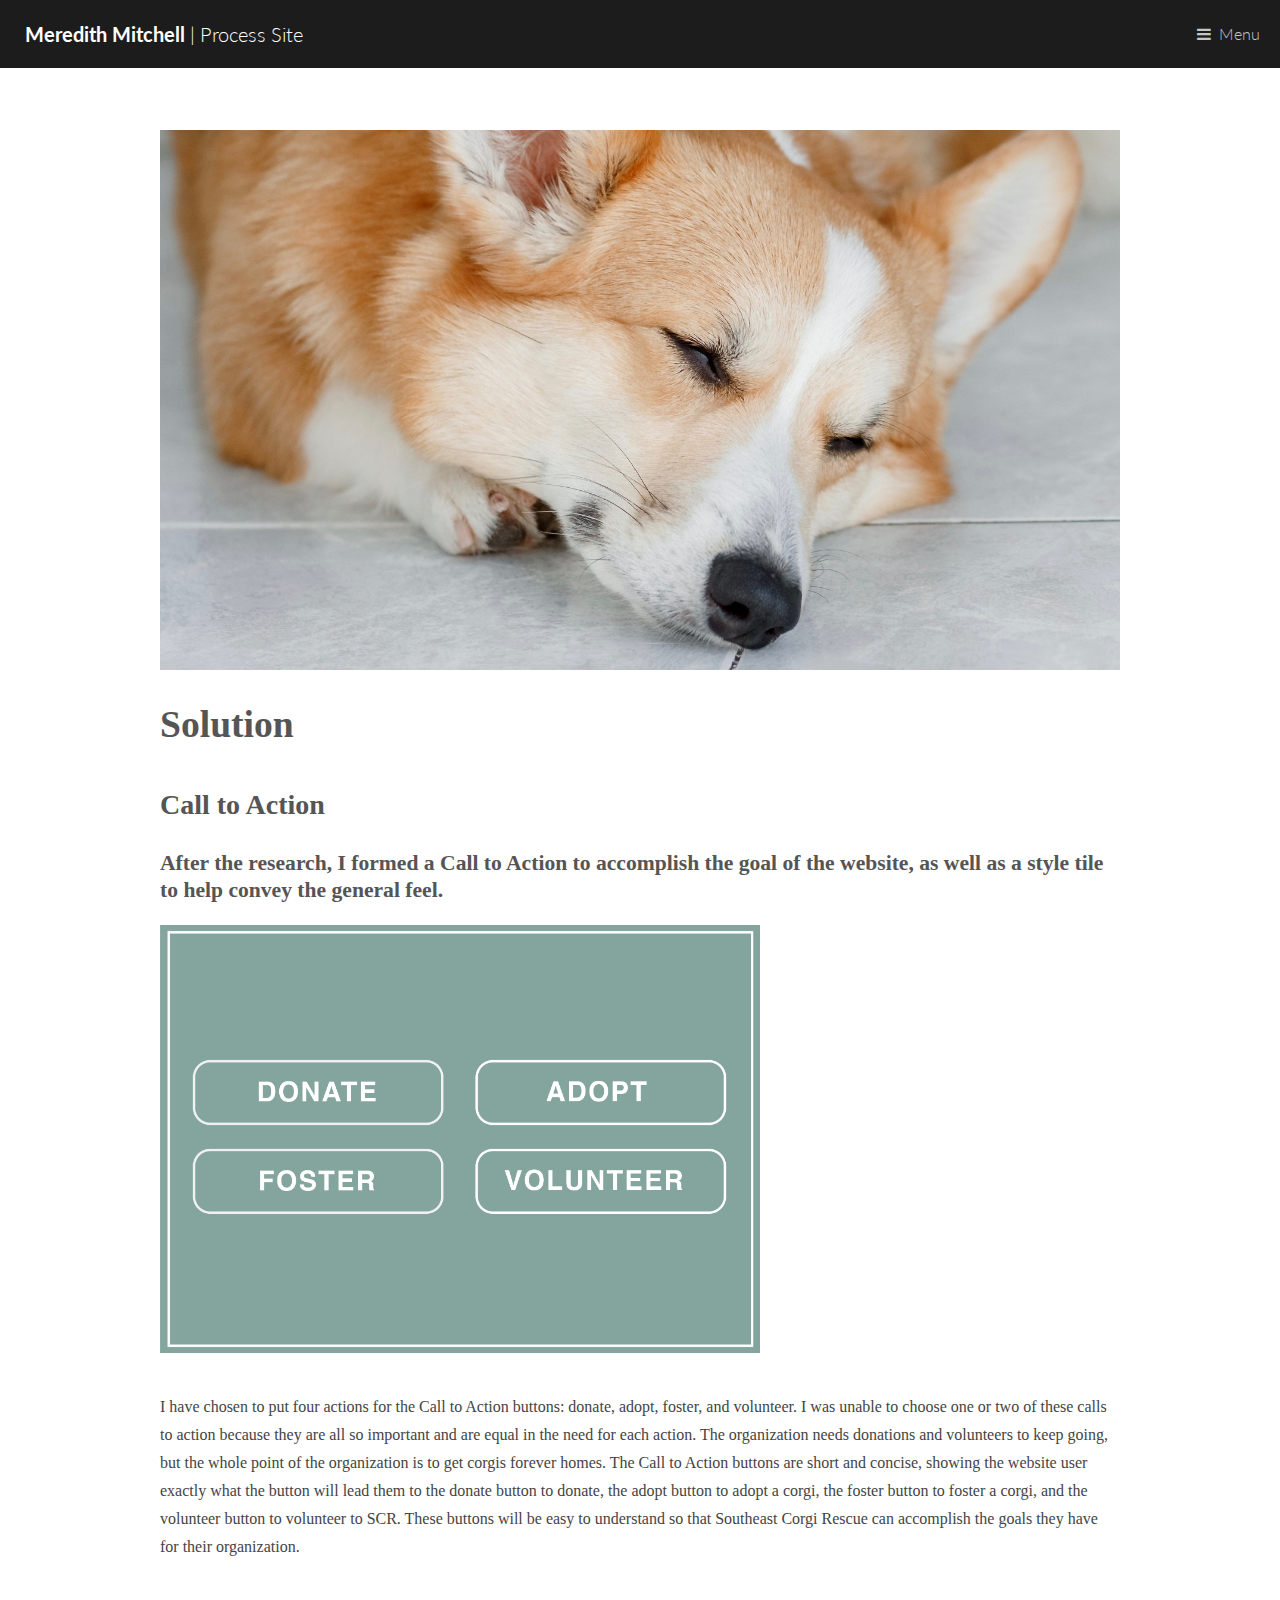
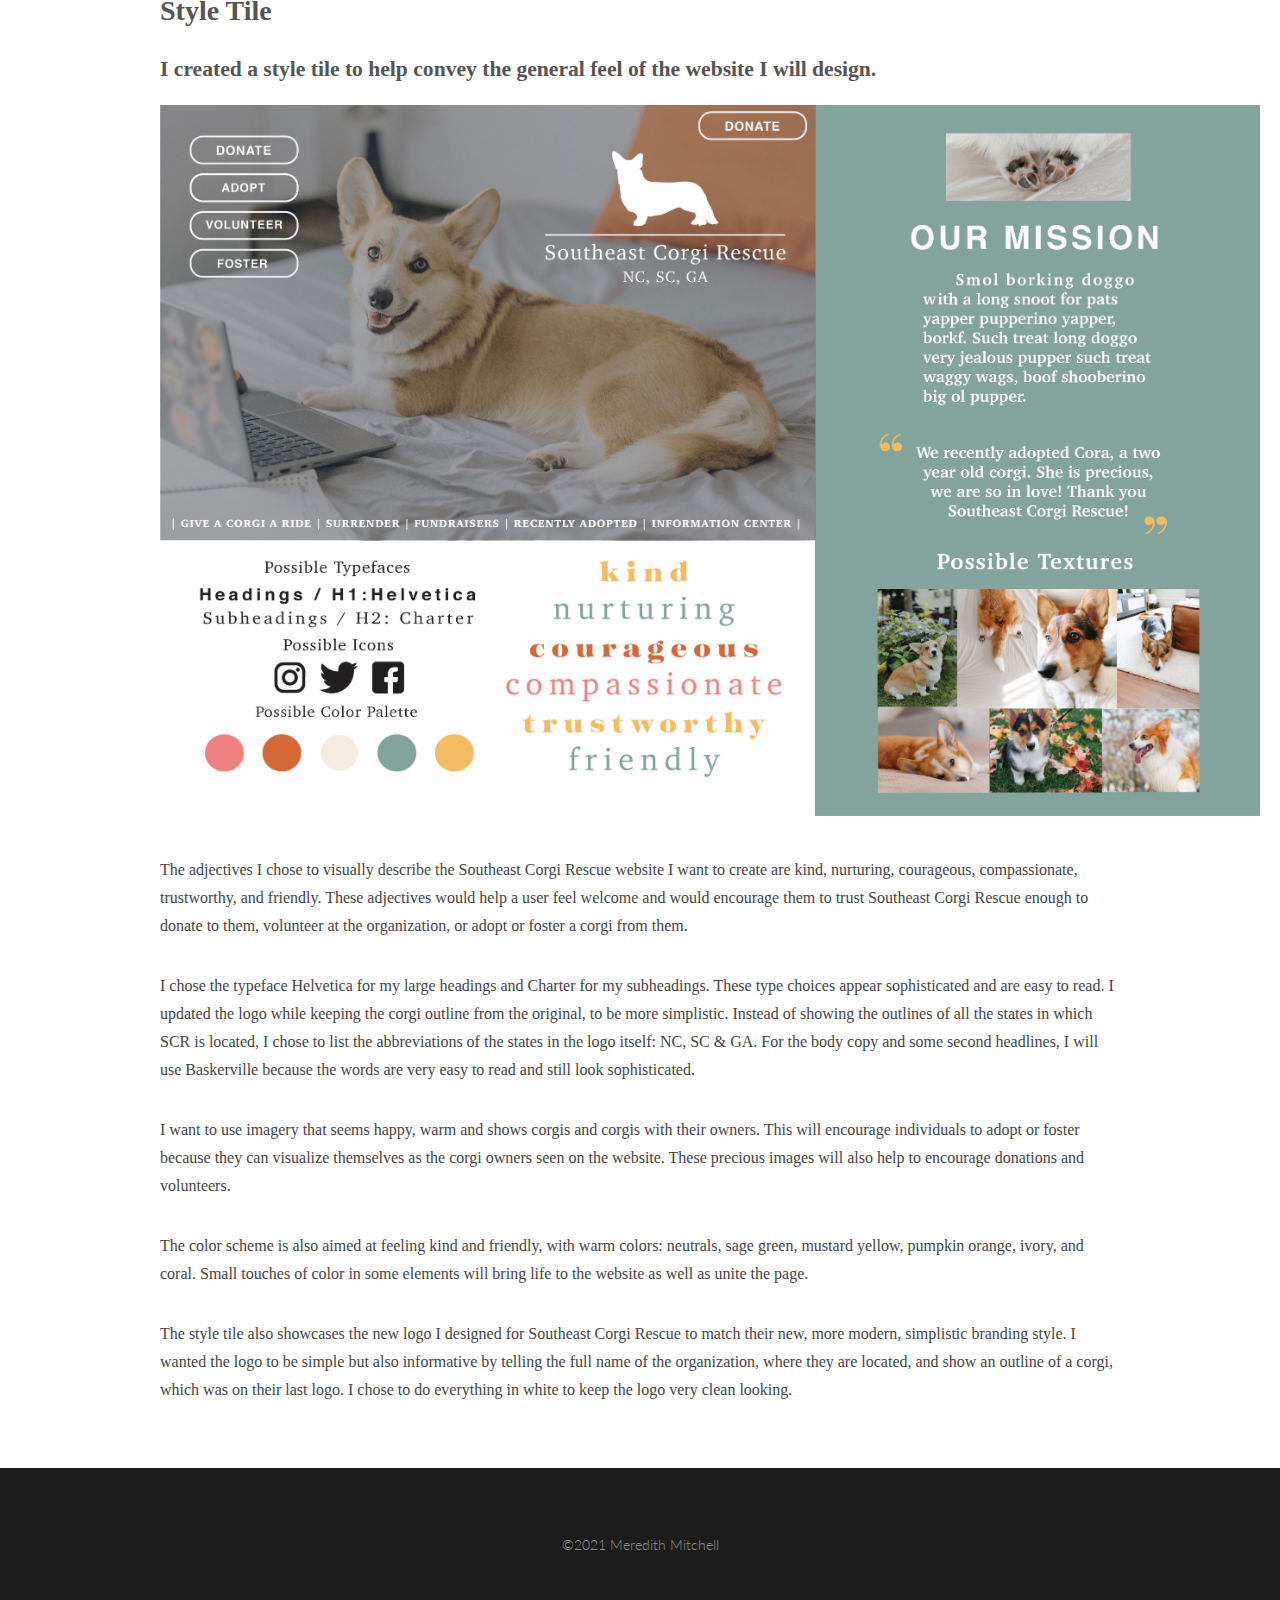
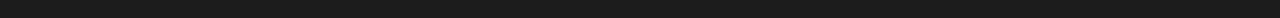
<file: solution.html>
<!DOCTYPE HTML>




<html lang="en">







<head>


	<title>Process Site Template Files</title>


	<meta charset="utf-8" />


	<meta name="viewport" content="width=device-width, initial-scale=1" />


	<link rel="stylesheet" href="assets/css/main.css" />


	<link rel="stylesheet" href="assets/css/custom.css" />







	<link rel="preconnect" href="https://fonts.gstatic.com">


	<link rel="preconnect" href="https://fonts.gstatic.com">


	<link href="https://fonts.googleapis.com/css2?family=Shippori+Mincho+B1&display=swap" rel="stylesheet">


	<link rel="preconnect" href="https://fonts.gstatic.com">


	<link href="https://fonts.googleapis.com/css2?family=Akaya+Telivigala&display=swap" rel="stylesheet">







</head>







<body>







	<!-- Header -->


	<header id="header">


		<a href="index.html" class="logo"><strong>Meredith Mitchell</strong> | Process Site </a>


		<nav>


			<a href="#menu">Menu</a>


		</nav>


	</header>







	<!-- Nav -->


	<nav id="menu">


		<ul class="links">

			<li><a href="index.html">Home</a></li>
			<li><a href="research-page.html">Research Page</a></li>
			<li><a href="design-challenge.html">Design Page</a></li>
			<li><a href="audience-and-goals.html">Audience and Goals</a></li>
			<li><a href="solution.html">Solution</a></li>


		</ul>


	</nav>







	<!-- Main -->


	<section id="main">


		<div class="inner">


			<div class="image fit">


				<img src="images/Sleeping-Corgi.jpeg" alt="" />


			</div>


			<header>







				<h1>Solution</h1>


			</header>


			<h2>Call to Action</h2>

			<h3> After the research, I formed a Call to Action to accomplish the goal of the website, as well as a
				style tile to help convey the general feel.</h3>

			<img src="images/MMitchell-Call-to-Action.jpg" alt="My Call to Action Buttons" width="600" height="auto" />

			<p> </p>

			<p>I have chosen to put four actions for the Call to Action buttons: donate, adopt, foster, and
				volunteer. I was unable to choose one or two of these calls to action because they are all so
				important and are equal in the need for each action. The organization needs donations and volunteers
				to keep going, but the whole point of the organization is to get corgis forever homes. The Call to
				Action buttons are short and concise, showing the website user exactly what the button will lead
				them to the donate button to donate, the adopt button to adopt a corgi, the foster button to foster
				a corgi, and the volunteer button to volunteer to SCR. These buttons will be easy to understand so
				that Southeast Corgi Rescue can accomplish the goals they have for their organization.
			</p>

			<h2>Style Tile</h2>

			<h3> I created a style tile to help convey the general feel of the website I will design.</h3>

			<img src="images/Southeast-Corgi-Rescue.jpeg" alt="My Style Tile" width="1100" height="auto" />

			<p> </p>

			<p>The adjectives I chose to visually describe the Southeast Corgi Rescue website I want to create are kind,
				nurturing, courageous, compassionate, trustworthy, and friendly. These adjectives would help a user feel
				welcome and would encourage them to trust Southeast Corgi Rescue enough to donate to them, volunteer at
				the organization, or adopt or foster a corgi from them.
			</p>


			<p>I chose the typeface Helvetica for my large headings and Charter for my subheadings. These type choices
				appear sophisticated and are easy to read. I updated the logo while keeping the corgi outline from the
				original, to be more simplistic. Instead of showing the outlines of all the states in which SCR is
				located, I chose to list the abbreviations of the states in the logo itself: NC, SC & GA. For the body
				copy and some second headlines, I will use Baskerville because the words are very easy to read and still
				look sophisticated.</p>


			<p>I want to use imagery that seems happy, warm and shows corgis and corgis with their owners. This will
				encourage individuals to adopt or foster because they can visualize themselves as the corgi owners seen
				on the website. These precious images will also help to encourage donations and volunteers. </p>


			<p>The color scheme is also aimed at feeling kind and friendly, with warm colors: neutrals, sage green,
				mustard yellow, pumpkin orange, ivory, and coral. Small touches of color in some elements will bring
				life to the website as well as unite the page.

			</p>

			<p>The style tile also showcases the new logo I designed for Southeast Corgi Rescue to match their new, more
				modern, simplistic branding style. I wanted the logo to be simple but also informative by telling the
				full name of the organization, where they are located, and show an outline of a corgi, which was on
				their last logo. I chose to do everything in white to keep the logo very clean looking.



			</p>


	</section>







	<!-- Footer -->


	<footer id="footer">


		<div class="copyright">


			&copy;2021 Meredith Mitchell

		</div>


	</footer>







	<!-- Scripts -->


	<script src="assets/js/jquery.min.js"></script>


	<script src="assets/js/jquery.scrolly.min.js"></script>


	<script src="assets/js/skel.min.js"></script>


	<script src="assets/js/util.js"></script>


	<script src="assets/js/main.js"></script>







</body>
</file>
<file: assets/css/custom.css>
/*********************************************
 Main home banner customizations
 *********************************************/


/* If you want to add a background image to the home page banner instead of using a solid color.
Just un comment the #banner rule below. */
#banner {
  background-image: url(../../images/LaptopCorgi2.jpeg);
  background-size: cover;
  color: rgba(255, 255, 255, 0.75);
  text-shadow: 1px 1px 15px #333;
  text-align: center;
  cursor: default;
  padding: 10em 4em 9em 4em;
}



/* If you want to change the banner button color. The following two css rules use a class called "redbtn".
You can call the class whatever you want, but in order for it to work, it needs to be
added to the button in the index html file as well.*/
#banner .button.redbtn {
  background-color: rgb(96, 121, 94);
  box-shadow: none;
}

#banner .button.redbtn:hover {
  background-color: rgba(214, 104, 90, 0.8);
}



/*********************************************
 Write your css customizations below
 *********************************************/
 .post .content{
   text-align: left;
 }

 h1, h2, h3, h4, h5, h6{
   font-family: Cambria, Cochin, Georgia, Times, 'Times New Roman', serif;
 }

 p {
font-family: Georgia, 'Times New Roman', Times, serif;

 }
 
 ul {
  font-family: Georgia, 'Times New Roman', Times, serif;
  
   }
</file>
<file: assets/css/main.css>
@charset "UTF-8";
@import url(font-awesome.min.css);

/* If you want to change the typefaces being used. The first thing to do is change the font link below.
Then, you have to go through the css file to rename the fonts. The easist way is to find the rules in here
or by using the web inspector in the browser. Then, rewrite the css rules in the "custom.css" file. They will
take precedence the ones in this file. */
@import url("https://fonts.googleapis.com/css?family=Lato:300,700,300italic,700italic");

/* Reset */

	html, body, div, span, applet, object, iframe, h1, h2, h3, h4, h5, h6, p, blockquote, pre, a, abbr, acronym, address, big, cite, code, del, dfn, em, img, ins, kbd, q, s, samp, small, strike, strong, sub, sup, tt, var, b, u, i, center, dl, dt, dd, ol, ul, li, fieldset, form, label, legend, table, caption, tbody, tfoot, thead, tr, th, td, article, aside, canvas, details, embed, figure, figcaption, footer, header, hgroup, menu, nav, output, ruby, section, summary, time, mark, audio, video {
		margin: 0;
		padding: 0;
		border: 0;
		font-size: 100%;
		font: inherit;
		vertical-align: baseline;
	}

	article, aside, details, figcaption, figure, footer, header, hgroup, menu, nav, section {
		display: block;
	}

	body {
		line-height: 1;
	}

	ol, ul {
		list-style: none;
	}

	blockquote, q {
		quotes: none;
	}

	blockquote:before, blockquote:after, q:before, q:after {
		content: '';
		content: none;
	}

	table {
		border-collapse: collapse;
		border-spacing: 0;
	}

	body {
		-webkit-text-size-adjust: none;
	}

/* Box Model */

	*, *:before, *:after {
		-moz-box-sizing: border-box;
		-webkit-box-sizing: border-box;
		box-sizing: border-box;
	}

/* Containers */

	.container {
		margin-left: auto;
		margin-right: auto;
	}

	.container.\31 25\25 {
		width: 100%;
		max-width: 100em;
		min-width: 80em;
	}

	.container.\37 5\25 {
		width: 60em;
	}

	.container.\35 0\25 {
		width: 40em;
	}

	.container.\32 5\25 {
		width: 20em;
	}

	.container {
		width: 80em;
	}

	@media screen and (max-width: 1680px) {

		.container.\31 25\25 {
			width: 100%;
			max-width: 100em;
			min-width: 80em;
		}

		.container.\37 5\25 {
			width: 60em;
		}

		.container.\35 0\25 {
			width: 40em;
		}

		.container.\32 5\25 {
			width: 20em;
		}

		.container {
			width: 80em;
		}

	}

	@media screen and (max-width: 1280px) {

		.container.\31 25\25 {
			width: 100%;
			max-width: 81.25em;
			min-width: 65em;
		}

		.container.\37 5\25 {
			width: 48.75em;
		}

		.container.\35 0\25 {
			width: 32.5em;
		}

		.container.\32 5\25 {
			width: 16.25em;
		}

		.container {
			width: 65em;
		}

	}

	@media screen and (max-width: 980px) {

		.container.\31 25\25 {
			width: 100%;
			max-width: 112.5%;
			min-width: 90%;
		}

		.container.\37 5\25 {
			width: 67.5%;
		}

		.container.\35 0\25 {
			width: 45%;
		}

		.container.\32 5\25 {
			width: 22.5%;
		}

		.container {
			width: 90%;
		}

	}

	@media screen and (max-width: 736px) {

		.container.\31 25\25 {
			width: 100%;
			max-width: 112.5%;
			min-width: 90%;
		}

		.container.\37 5\25 {
			width: 67.5%;
		}

		.container.\35 0\25 {
			width: 45%;
		}

		.container.\32 5\25 {
			width: 22.5%;
		}

		.container {
			width: 90% !important;
		}

	}

	@media screen and (max-width: 480px) {

		.container.\31 25\25 {
			width: 100%;
			max-width: 112.5%;
			min-width: 90%;
		}

		.container.\37 5\25 {
			width: 67.5%;
		}

		.container.\35 0\25 {
			width: 45%;
		}

		.container.\32 5\25 {
			width: 22.5%;
		}

		.container {
			width: 90% !important;
		}

	}

/* Grid */

	.row {
		border-bottom: solid 1px transparent;
		-moz-box-sizing: border-box;
		-webkit-box-sizing: border-box;
		box-sizing: border-box;
	}

	.row > * {
		float: left;
		-moz-box-sizing: border-box;
		-webkit-box-sizing: border-box;
		box-sizing: border-box;
	}

	.row:after, .row:before {
		content: '';
		display: block;
		clear: both;
		height: 0;
	}

	.row.uniform > * > :first-child {
		margin-top: 0;
	}

	.row.uniform > * > :last-child {
		margin-bottom: 0;
	}

	.row.\30 \25 > * {
		padding: 0 0 0 0em;
	}

	.row.\30 \25 {
		margin: 0 0 -1px 0em;
	}

	.row.uniform.\30 \25 > * {
		padding: 0em 0 0 0em;
	}

	.row.uniform.\30 \25 {
		margin: 0em 0 -1px 0em;
	}

	.row > * {
		padding: 0 0 0 2em;
	}

	.row {
		margin: 0 0 -1px -2em;
	}

	.row.uniform > * {
		padding: 2em 0 0 2em;
	}

	.row.uniform {
		margin: -2em 0 -1px -2em;
	}

	.row.\32 00\25 > * {
		padding: 0 0 0 4em;
	}

	.row.\32 00\25 {
		margin: 0 0 -1px -4em;
	}

	.row.uniform.\32 00\25 > * {
		padding: 4em 0 0 4em;
	}

	.row.uniform.\32 00\25 {
		margin: -4em 0 -1px -4em;
	}

	.row.\31 50\25 > * {
		padding: 0 0 0 3em;
	}

	.row.\31 50\25 {
		margin: 0 0 -1px -3em;
	}

	.row.uniform.\31 50\25 > * {
		padding: 3em 0 0 3em;
	}

	.row.uniform.\31 50\25 {
		margin: -3em 0 -1px -3em;
	}

	.row.\35 0\25 > * {
		padding: 0 0 0 1em;
	}

	.row.\35 0\25 {
		margin: 0 0 -1px -1em;
	}

	.row.uniform.\35 0\25 > * {
		padding: 1em 0 0 1em;
	}

	.row.uniform.\35 0\25 {
		margin: -1em 0 -1px -1em;
	}

	.row.\32 5\25 > * {
		padding: 0 0 0 0.5em;
	}

	.row.\32 5\25 {
		margin: 0 0 -1px -0.5em;
	}

	.row.uniform.\32 5\25 > * {
		padding: 0.5em 0 0 0.5em;
	}

	.row.uniform.\32 5\25 {
		margin: -0.5em 0 -1px -0.5em;
	}

	.\31 2u, .\31 2u\24 {
		width: 100%;
		clear: none;
		margin-left: 0;
	}

	.\31 1u, .\31 1u\24 {
		width: 91.6666666667%;
		clear: none;
		margin-left: 0;
	}

	.\31 0u, .\31 0u\24 {
		width: 83.3333333333%;
		clear: none;
		margin-left: 0;
	}

	.\39 u, .\39 u\24 {
		width: 75%;
		clear: none;
		margin-left: 0;
	}

	.\38 u, .\38 u\24 {
		width: 66.6666666667%;
		clear: none;
		margin-left: 0;
	}

	.\37 u, .\37 u\24 {
		width: 58.3333333333%;
		clear: none;
		margin-left: 0;
	}

	.\36 u, .\36 u\24 {
		width: 50%;
		clear: none;
		margin-left: 0;
	}

	.\35 u, .\35 u\24 {
		width: 41.6666666667%;
		clear: none;
		margin-left: 0;
	}

	.\34 u, .\34 u\24 {
		width: 33.3333333333%;
		clear: none;
		margin-left: 0;
	}

	.\33 u, .\33 u\24 {
		width: 25%;
		clear: none;
		margin-left: 0;
	}

	.\32 u, .\32 u\24 {
		width: 16.6666666667%;
		clear: none;
		margin-left: 0;
	}

	.\31 u, .\31 u\24 {
		width: 8.3333333333%;
		clear: none;
		margin-left: 0;
	}

	.\31 2u\24 + *,
	.\31 1u\24 + *,
	.\31 0u\24 + *,
	.\39 u\24 + *,
	.\38 u\24 + *,
	.\37 u\24 + *,
	.\36 u\24 + *,
	.\35 u\24 + *,
	.\34 u\24 + *,
	.\33 u\24 + *,
	.\32 u\24 + *,
	.\31 u\24 + * {
		clear: left;
	}

	.\-11u {
		margin-left: 91.66667%;
	}

	.\-10u {
		margin-left: 83.33333%;
	}

	.\-9u {
		margin-left: 75%;
	}

	.\-8u {
		margin-left: 66.66667%;
	}

	.\-7u {
		margin-left: 58.33333%;
	}

	.\-6u {
		margin-left: 50%;
	}

	.\-5u {
		margin-left: 41.66667%;
	}

	.\-4u {
		margin-left: 33.33333%;
	}

	.\-3u {
		margin-left: 25%;
	}

	.\-2u {
		margin-left: 16.66667%;
	}

	.\-1u {
		margin-left: 8.33333%;
	}

	@media screen and (max-width: 1680px) {

		.row > * {
			padding: 0 0 0 2em;
		}

		.row {
			margin: 0 0 -1px -2em;
		}

		.row.uniform > * {
			padding: 2em 0 0 2em;
		}

		.row.uniform {
			margin: -2em 0 -1px -2em;
		}

		.row.\32 00\25 > * {
			padding: 0 0 0 4em;
		}

		.row.\32 00\25 {
			margin: 0 0 -1px -4em;
		}

		.row.uniform.\32 00\25 > * {
			padding: 4em 0 0 4em;
		}

		.row.uniform.\32 00\25 {
			margin: -4em 0 -1px -4em;
		}

		.row.\31 50\25 > * {
			padding: 0 0 0 3em;
		}

		.row.\31 50\25 {
			margin: 0 0 -1px -3em;
		}

		.row.uniform.\31 50\25 > * {
			padding: 3em 0 0 3em;
		}

		.row.uniform.\31 50\25 {
			margin: -3em 0 -1px -3em;
		}

		.row.\35 0\25 > * {
			padding: 0 0 0 1em;
		}

		.row.\35 0\25 {
			margin: 0 0 -1px -1em;
		}

		.row.uniform.\35 0\25 > * {
			padding: 1em 0 0 1em;
		}

		.row.uniform.\35 0\25 {
			margin: -1em 0 -1px -1em;
		}

		.row.\32 5\25 > * {
			padding: 0 0 0 0.5em;
		}

		.row.\32 5\25 {
			margin: 0 0 -1px -0.5em;
		}

		.row.uniform.\32 5\25 > * {
			padding: 0.5em 0 0 0.5em;
		}

		.row.uniform.\32 5\25 {
			margin: -0.5em 0 -1px -0.5em;
		}

		.\31 2u\28xlarge\29, .\31 2u\24\28xlarge\29 {
			width: 100%;
			clear: none;
			margin-left: 0;
		}

		.\31 1u\28xlarge\29, .\31 1u\24\28xlarge\29 {
			width: 91.6666666667%;
			clear: none;
			margin-left: 0;
		}

		.\31 0u\28xlarge\29, .\31 0u\24\28xlarge\29 {
			width: 83.3333333333%;
			clear: none;
			margin-left: 0;
		}

		.\39 u\28xlarge\29, .\39 u\24\28xlarge\29 {
			width: 75%;
			clear: none;
			margin-left: 0;
		}

		.\38 u\28xlarge\29, .\38 u\24\28xlarge\29 {
			width: 66.6666666667%;
			clear: none;
			margin-left: 0;
		}

		.\37 u\28xlarge\29, .\37 u\24\28xlarge\29 {
			width: 58.3333333333%;
			clear: none;
			margin-left: 0;
		}

		.\36 u\28xlarge\29, .\36 u\24\28xlarge\29 {
			width: 50%;
			clear: none;
			margin-left: 0;
		}

		.\35 u\28xlarge\29, .\35 u\24\28xlarge\29 {
			width: 41.6666666667%;
			clear: none;
			margin-left: 0;
		}

		.\34 u\28xlarge\29, .\34 u\24\28xlarge\29 {
			width: 33.3333333333%;
			clear: none;
			margin-left: 0;
		}

		.\33 u\28xlarge\29, .\33 u\24\28xlarge\29 {
			width: 25%;
			clear: none;
			margin-left: 0;
		}

		.\32 u\28xlarge\29, .\32 u\24\28xlarge\29 {
			width: 16.6666666667%;
			clear: none;
			margin-left: 0;
		}

		.\31 u\28xlarge\29, .\31 u\24\28xlarge\29 {
			width: 8.3333333333%;
			clear: none;
			margin-left: 0;
		}

		.\31 2u\24\28xlarge\29 + *,
		.\31 1u\24\28xlarge\29 + *,
		.\31 0u\24\28xlarge\29 + *,
		.\39 u\24\28xlarge\29 + *,
		.\38 u\24\28xlarge\29 + *,
		.\37 u\24\28xlarge\29 + *,
		.\36 u\24\28xlarge\29 + *,
		.\35 u\24\28xlarge\29 + *,
		.\34 u\24\28xlarge\29 + *,
		.\33 u\24\28xlarge\29 + *,
		.\32 u\24\28xlarge\29 + *,
		.\31 u\24\28xlarge\29 + * {
			clear: left;
		}

		.\-11u\28xlarge\29 {
			margin-left: 91.66667%;
		}

		.\-10u\28xlarge\29 {
			margin-left: 83.33333%;
		}

		.\-9u\28xlarge\29 {
			margin-left: 75%;
		}

		.\-8u\28xlarge\29 {
			margin-left: 66.66667%;
		}

		.\-7u\28xlarge\29 {
			margin-left: 58.33333%;
		}

		.\-6u\28xlarge\29 {
			margin-left: 50%;
		}

		.\-5u\28xlarge\29 {
			margin-left: 41.66667%;
		}

		.\-4u\28xlarge\29 {
			margin-left: 33.33333%;
		}

		.\-3u\28xlarge\29 {
			margin-left: 25%;
		}

		.\-2u\28xlarge\29 {
			margin-left: 16.66667%;
		}

		.\-1u\28xlarge\29 {
			margin-left: 8.33333%;
		}

	}

	@media screen and (max-width: 1280px) {

		.row > * {
			padding: 0 0 0 1.5em;
		}

		.row {
			margin: 0 0 -1px -1.5em;
		}

		.row.uniform > * {
			padding: 1.5em 0 0 1.5em;
		}

		.row.uniform {
			margin: -1.5em 0 -1px -1.5em;
		}

		.row.\32 00\25 > * {
			padding: 0 0 0 3em;
		}

		.row.\32 00\25 {
			margin: 0 0 -1px -3em;
		}

		.row.uniform.\32 00\25 > * {
			padding: 3em 0 0 3em;
		}

		.row.uniform.\32 00\25 {
			margin: -3em 0 -1px -3em;
		}

		.row.\31 50\25 > * {
			padding: 0 0 0 2.25em;
		}

		.row.\31 50\25 {
			margin: 0 0 -1px -2.25em;
		}

		.row.uniform.\31 50\25 > * {
			padding: 2.25em 0 0 2.25em;
		}

		.row.uniform.\31 50\25 {
			margin: -2.25em 0 -1px -2.25em;
		}

		.row.\35 0\25 > * {
			padding: 0 0 0 0.75em;
		}

		.row.\35 0\25 {
			margin: 0 0 -1px -0.75em;
		}

		.row.uniform.\35 0\25 > * {
			padding: 0.75em 0 0 0.75em;
		}

		.row.uniform.\35 0\25 {
			margin: -0.75em 0 -1px -0.75em;
		}

		.row.\32 5\25 > * {
			padding: 0 0 0 0.375em;
		}

		.row.\32 5\25 {
			margin: 0 0 -1px -0.375em;
		}

		.row.uniform.\32 5\25 > * {
			padding: 0.375em 0 0 0.375em;
		}

		.row.uniform.\32 5\25 {
			margin: -0.375em 0 -1px -0.375em;
		}

		.\31 2u\28large\29, .\31 2u\24\28large\29 {
			width: 100%;
			clear: none;
			margin-left: 0;
		}

		.\31 1u\28large\29, .\31 1u\24\28large\29 {
			width: 91.6666666667%;
			clear: none;
			margin-left: 0;
		}

		.\31 0u\28large\29, .\31 0u\24\28large\29 {
			width: 83.3333333333%;
			clear: none;
			margin-left: 0;
		}

		.\39 u\28large\29, .\39 u\24\28large\29 {
			width: 75%;
			clear: none;
			margin-left: 0;
		}

		.\38 u\28large\29, .\38 u\24\28large\29 {
			width: 66.6666666667%;
			clear: none;
			margin-left: 0;
		}

		.\37 u\28large\29, .\37 u\24\28large\29 {
			width: 58.3333333333%;
			clear: none;
			margin-left: 0;
		}

		.\36 u\28large\29, .\36 u\24\28large\29 {
			width: 50%;
			clear: none;
			margin-left: 0;
		}

		.\35 u\28large\29, .\35 u\24\28large\29 {
			width: 41.6666666667%;
			clear: none;
			margin-left: 0;
		}

		.\34 u\28large\29, .\34 u\24\28large\29 {
			width: 33.3333333333%;
			clear: none;
			margin-left: 0;
		}

		.\33 u\28large\29, .\33 u\24\28large\29 {
			width: 25%;
			clear: none;
			margin-left: 0;
		}

		.\32 u\28large\29, .\32 u\24\28large\29 {
			width: 16.6666666667%;
			clear: none;
			margin-left: 0;
		}

		.\31 u\28large\29, .\31 u\24\28large\29 {
			width: 8.3333333333%;
			clear: none;
			margin-left: 0;
		}

		.\31 2u\24\28large\29 + *,
		.\31 1u\24\28large\29 + *,
		.\31 0u\24\28large\29 + *,
		.\39 u\24\28large\29 + *,
		.\38 u\24\28large\29 + *,
		.\37 u\24\28large\29 + *,
		.\36 u\24\28large\29 + *,
		.\35 u\24\28large\29 + *,
		.\34 u\24\28large\29 + *,
		.\33 u\24\28large\29 + *,
		.\32 u\24\28large\29 + *,
		.\31 u\24\28large\29 + * {
			clear: left;
		}

		.\-11u\28large\29 {
			margin-left: 91.66667%;
		}

		.\-10u\28large\29 {
			margin-left: 83.33333%;
		}

		.\-9u\28large\29 {
			margin-left: 75%;
		}

		.\-8u\28large\29 {
			margin-left: 66.66667%;
		}

		.\-7u\28large\29 {
			margin-left: 58.33333%;
		}

		.\-6u\28large\29 {
			margin-left: 50%;
		}

		.\-5u\28large\29 {
			margin-left: 41.66667%;
		}

		.\-4u\28large\29 {
			margin-left: 33.33333%;
		}

		.\-3u\28large\29 {
			margin-left: 25%;
		}

		.\-2u\28large\29 {
			margin-left: 16.66667%;
		}

		.\-1u\28large\29 {
			margin-left: 8.33333%;
		}

	}

	@media screen and (max-width: 980px) {

		.row > * {
			padding: 0 0 0 1.5em;
		}

		.row {
			margin: 0 0 -1px -1.5em;
		}

		.row.uniform > * {
			padding: 1.5em 0 0 1.5em;
		}

		.row.uniform {
			margin: -1.5em 0 -1px -1.5em;
		}

		.row.\32 00\25 > * {
			padding: 0 0 0 3em;
		}

		.row.\32 00\25 {
			margin: 0 0 -1px -3em;
		}

		.row.uniform.\32 00\25 > * {
			padding: 3em 0 0 3em;
		}

		.row.uniform.\32 00\25 {
			margin: -3em 0 -1px -3em;
		}

		.row.\31 50\25 > * {
			padding: 0 0 0 2.25em;
		}

		.row.\31 50\25 {
			margin: 0 0 -1px -2.25em;
		}

		.row.uniform.\31 50\25 > * {
			padding: 2.25em 0 0 2.25em;
		}

		.row.uniform.\31 50\25 {
			margin: -2.25em 0 -1px -2.25em;
		}

		.row.\35 0\25 > * {
			padding: 0 0 0 0.75em;
		}

		.row.\35 0\25 {
			margin: 0 0 -1px -0.75em;
		}

		.row.uniform.\35 0\25 > * {
			padding: 0.75em 0 0 0.75em;
		}

		.row.uniform.\35 0\25 {
			margin: -0.75em 0 -1px -0.75em;
		}

		.row.\32 5\25 > * {
			padding: 0 0 0 0.375em;
		}

		.row.\32 5\25 {
			margin: 0 0 -1px -0.375em;
		}

		.row.uniform.\32 5\25 > * {
			padding: 0.375em 0 0 0.375em;
		}

		.row.uniform.\32 5\25 {
			margin: -0.375em 0 -1px -0.375em;
		}

		.\31 2u\28medium\29, .\31 2u\24\28medium\29 {
			width: 100%;
			clear: none;
			margin-left: 0;
		}

		.\31 1u\28medium\29, .\31 1u\24\28medium\29 {
			width: 91.6666666667%;
			clear: none;
			margin-left: 0;
		}

		.\31 0u\28medium\29, .\31 0u\24\28medium\29 {
			width: 83.3333333333%;
			clear: none;
			margin-left: 0;
		}

		.\39 u\28medium\29, .\39 u\24\28medium\29 {
			width: 75%;
			clear: none;
			margin-left: 0;
		}

		.\38 u\28medium\29, .\38 u\24\28medium\29 {
			width: 66.6666666667%;
			clear: none;
			margin-left: 0;
		}

		.\37 u\28medium\29, .\37 u\24\28medium\29 {
			width: 58.3333333333%;
			clear: none;
			margin-left: 0;
		}

		.\36 u\28medium\29, .\36 u\24\28medium\29 {
			width: 50%;
			clear: none;
			margin-left: 0;
		}

		.\35 u\28medium\29, .\35 u\24\28medium\29 {
			width: 41.6666666667%;
			clear: none;
			margin-left: 0;
		}

		.\34 u\28medium\29, .\34 u\24\28medium\29 {
			width: 33.3333333333%;
			clear: none;
			margin-left: 0;
		}

		.\33 u\28medium\29, .\33 u\24\28medium\29 {
			width: 25%;
			clear: none;
			margin-left: 0;
		}

		.\32 u\28medium\29, .\32 u\24\28medium\29 {
			width: 16.6666666667%;
			clear: none;
			margin-left: 0;
		}

		.\31 u\28medium\29, .\31 u\24\28medium\29 {
			width: 8.3333333333%;
			clear: none;
			margin-left: 0;
		}

		.\31 2u\24\28medium\29 + *,
		.\31 1u\24\28medium\29 + *,
		.\31 0u\24\28medium\29 + *,
		.\39 u\24\28medium\29 + *,
		.\38 u\24\28medium\29 + *,
		.\37 u\24\28medium\29 + *,
		.\36 u\24\28medium\29 + *,
		.\35 u\24\28medium\29 + *,
		.\34 u\24\28medium\29 + *,
		.\33 u\24\28medium\29 + *,
		.\32 u\24\28medium\29 + *,
		.\31 u\24\28medium\29 + * {
			clear: left;
		}

		.\-11u\28medium\29 {
			margin-left: 91.66667%;
		}

		.\-10u\28medium\29 {
			margin-left: 83.33333%;
		}

		.\-9u\28medium\29 {
			margin-left: 75%;
		}

		.\-8u\28medium\29 {
			margin-left: 66.66667%;
		}

		.\-7u\28medium\29 {
			margin-left: 58.33333%;
		}

		.\-6u\28medium\29 {
			margin-left: 50%;
		}

		.\-5u\28medium\29 {
			margin-left: 41.66667%;
		}

		.\-4u\28medium\29 {
			margin-left: 33.33333%;
		}

		.\-3u\28medium\29 {
			margin-left: 25%;
		}

		.\-2u\28medium\29 {
			margin-left: 16.66667%;
		}

		.\-1u\28medium\29 {
			margin-left: 8.33333%;
		}

	}

	@media screen and (max-width: 736px) {

		.row > * {
			padding: 0 0 0 1.25em;
		}

		.row {
			margin: 0 0 -1px -1.25em;
		}

		.row.uniform > * {
			padding: 1.25em 0 0 1.25em;
		}

		.row.uniform {
			margin: -1.25em 0 -1px -1.25em;
		}

		.row.\32 00\25 > * {
			padding: 0 0 0 2.5em;
		}

		.row.\32 00\25 {
			margin: 0 0 -1px -2.5em;
		}

		.row.uniform.\32 00\25 > * {
			padding: 2.5em 0 0 2.5em;
		}

		.row.uniform.\32 00\25 {
			margin: -2.5em 0 -1px -2.5em;
		}

		.row.\31 50\25 > * {
			padding: 0 0 0 1.875em;
		}

		.row.\31 50\25 {
			margin: 0 0 -1px -1.875em;
		}

		.row.uniform.\31 50\25 > * {
			padding: 1.875em 0 0 1.875em;
		}

		.row.uniform.\31 50\25 {
			margin: -1.875em 0 -1px -1.875em;
		}

		.row.\35 0\25 > * {
			padding: 0 0 0 0.625em;
		}

		.row.\35 0\25 {
			margin: 0 0 -1px -0.625em;
		}

		.row.uniform.\35 0\25 > * {
			padding: 0.625em 0 0 0.625em;
		}

		.row.uniform.\35 0\25 {
			margin: -0.625em 0 -1px -0.625em;
		}

		.row.\32 5\25 > * {
			padding: 0 0 0 0.3125em;
		}

		.row.\32 5\25 {
			margin: 0 0 -1px -0.3125em;
		}

		.row.uniform.\32 5\25 > * {
			padding: 0.3125em 0 0 0.3125em;
		}

		.row.uniform.\32 5\25 {
			margin: -0.3125em 0 -1px -0.3125em;
		}

		.\31 2u\28small\29, .\31 2u\24\28small\29 {
			width: 100%;
			clear: none;
			margin-left: 0;
		}

		.\31 1u\28small\29, .\31 1u\24\28small\29 {
			width: 91.6666666667%;
			clear: none;
			margin-left: 0;
		}

		.\31 0u\28small\29, .\31 0u\24\28small\29 {
			width: 83.3333333333%;
			clear: none;
			margin-left: 0;
		}

		.\39 u\28small\29, .\39 u\24\28small\29 {
			width: 75%;
			clear: none;
			margin-left: 0;
		}

		.\38 u\28small\29, .\38 u\24\28small\29 {
			width: 66.6666666667%;
			clear: none;
			margin-left: 0;
		}

		.\37 u\28small\29, .\37 u\24\28small\29 {
			width: 58.3333333333%;
			clear: none;
			margin-left: 0;
		}

		.\36 u\28small\29, .\36 u\24\28small\29 {
			width: 50%;
			clear: none;
			margin-left: 0;
		}

		.\35 u\28small\29, .\35 u\24\28small\29 {
			width: 41.6666666667%;
			clear: none;
			margin-left: 0;
		}

		.\34 u\28small\29, .\34 u\24\28small\29 {
			width: 33.3333333333%;
			clear: none;
			margin-left: 0;
		}

		.\33 u\28small\29, .\33 u\24\28small\29 {
			width: 25%;
			clear: none;
			margin-left: 0;
		}

		.\32 u\28small\29, .\32 u\24\28small\29 {
			width: 16.6666666667%;
			clear: none;
			margin-left: 0;
		}

		.\31 u\28small\29, .\31 u\24\28small\29 {
			width: 8.3333333333%;
			clear: none;
			margin-left: 0;
		}

		.\31 2u\24\28small\29 + *,
		.\31 1u\24\28small\29 + *,
		.\31 0u\24\28small\29 + *,
		.\39 u\24\28small\29 + *,
		.\38 u\24\28small\29 + *,
		.\37 u\24\28small\29 + *,
		.\36 u\24\28small\29 + *,
		.\35 u\24\28small\29 + *,
		.\34 u\24\28small\29 + *,
		.\33 u\24\28small\29 + *,
		.\32 u\24\28small\29 + *,
		.\31 u\24\28small\29 + * {
			clear: left;
		}

		.\-11u\28small\29 {
			margin-left: 91.66667%;
		}

		.\-10u\28small\29 {
			margin-left: 83.33333%;
		}

		.\-9u\28small\29 {
			margin-left: 75%;
		}

		.\-8u\28small\29 {
			margin-left: 66.66667%;
		}

		.\-7u\28small\29 {
			margin-left: 58.33333%;
		}

		.\-6u\28small\29 {
			margin-left: 50%;
		}

		.\-5u\28small\29 {
			margin-left: 41.66667%;
		}

		.\-4u\28small\29 {
			margin-left: 33.33333%;
		}

		.\-3u\28small\29 {
			margin-left: 25%;
		}

		.\-2u\28small\29 {
			margin-left: 16.66667%;
		}

		.\-1u\28small\29 {
			margin-left: 8.33333%;
		}

	}

	@media screen and (max-width: 480px) {

		.row > * {
			padding: 0 0 0 1.25em;
		}

		.row {
			margin: 0 0 -1px -1.25em;
		}

		.row.uniform > * {
			padding: 1.25em 0 0 1.25em;
		}

		.row.uniform {
			margin: -1.25em 0 -1px -1.25em;
		}

		.row.\32 00\25 > * {
			padding: 0 0 0 2.5em;
		}

		.row.\32 00\25 {
			margin: 0 0 -1px -2.5em;
		}

		.row.uniform.\32 00\25 > * {
			padding: 2.5em 0 0 2.5em;
		}

		.row.uniform.\32 00\25 {
			margin: -2.5em 0 -1px -2.5em;
		}

		.row.\31 50\25 > * {
			padding: 0 0 0 1.875em;
		}

		.row.\31 50\25 {
			margin: 0 0 -1px -1.875em;
		}

		.row.uniform.\31 50\25 > * {
			padding: 1.875em 0 0 1.875em;
		}

		.row.uniform.\31 50\25 {
			margin: -1.875em 0 -1px -1.875em;
		}

		.row.\35 0\25 > * {
			padding: 0 0 0 0.625em;
		}

		.row.\35 0\25 {
			margin: 0 0 -1px -0.625em;
		}

		.row.uniform.\35 0\25 > * {
			padding: 0.625em 0 0 0.625em;
		}

		.row.uniform.\35 0\25 {
			margin: -0.625em 0 -1px -0.625em;
		}

		.row.\32 5\25 > * {
			padding: 0 0 0 0.3125em;
		}

		.row.\32 5\25 {
			margin: 0 0 -1px -0.3125em;
		}

		.row.uniform.\32 5\25 > * {
			padding: 0.3125em 0 0 0.3125em;
		}

		.row.uniform.\32 5\25 {
			margin: -0.3125em 0 -1px -0.3125em;
		}

		.\31 2u\28xsmall\29, .\31 2u\24\28xsmall\29 {
			width: 100%;
			clear: none;
			margin-left: 0;
		}

		.\31 1u\28xsmall\29, .\31 1u\24\28xsmall\29 {
			width: 91.6666666667%;
			clear: none;
			margin-left: 0;
		}

		.\31 0u\28xsmall\29, .\31 0u\24\28xsmall\29 {
			width: 83.3333333333%;
			clear: none;
			margin-left: 0;
		}

		.\39 u\28xsmall\29, .\39 u\24\28xsmall\29 {
			width: 75%;
			clear: none;
			margin-left: 0;
		}

		.\38 u\28xsmall\29, .\38 u\24\28xsmall\29 {
			width: 66.6666666667%;
			clear: none;
			margin-left: 0;
		}

		.\37 u\28xsmall\29, .\37 u\24\28xsmall\29 {
			width: 58.3333333333%;
			clear: none;
			margin-left: 0;
		}

		.\36 u\28xsmall\29, .\36 u\24\28xsmall\29 {
			width: 50%;
			clear: none;
			margin-left: 0;
		}

		.\35 u\28xsmall\29, .\35 u\24\28xsmall\29 {
			width: 41.6666666667%;
			clear: none;
			margin-left: 0;
		}

		.\34 u\28xsmall\29, .\34 u\24\28xsmall\29 {
			width: 33.3333333333%;
			clear: none;
			margin-left: 0;
		}

		.\33 u\28xsmall\29, .\33 u\24\28xsmall\29 {
			width: 25%;
			clear: none;
			margin-left: 0;
		}

		.\32 u\28xsmall\29, .\32 u\24\28xsmall\29 {
			width: 16.6666666667%;
			clear: none;
			margin-left: 0;
		}

		.\31 u\28xsmall\29, .\31 u\24\28xsmall\29 {
			width: 8.3333333333%;
			clear: none;
			margin-left: 0;
		}

		.\31 2u\24\28xsmall\29 + *,
		.\31 1u\24\28xsmall\29 + *,
		.\31 0u\24\28xsmall\29 + *,
		.\39 u\24\28xsmall\29 + *,
		.\38 u\24\28xsmall\29 + *,
		.\37 u\24\28xsmall\29 + *,
		.\36 u\24\28xsmall\29 + *,
		.\35 u\24\28xsmall\29 + *,
		.\34 u\24\28xsmall\29 + *,
		.\33 u\24\28xsmall\29 + *,
		.\32 u\24\28xsmall\29 + *,
		.\31 u\24\28xsmall\29 + * {
			clear: left;
		}

		.\-11u\28xsmall\29 {
			margin-left: 91.66667%;
		}

		.\-10u\28xsmall\29 {
			margin-left: 83.33333%;
		}

		.\-9u\28xsmall\29 {
			margin-left: 75%;
		}

		.\-8u\28xsmall\29 {
			margin-left: 66.66667%;
		}

		.\-7u\28xsmall\29 {
			margin-left: 58.33333%;
		}

		.\-6u\28xsmall\29 {
			margin-left: 50%;
		}

		.\-5u\28xsmall\29 {
			margin-left: 41.66667%;
		}

		.\-4u\28xsmall\29 {
			margin-left: 33.33333%;
		}

		.\-3u\28xsmall\29 {
			margin-left: 25%;
		}

		.\-2u\28xsmall\29 {
			margin-left: 16.66667%;
		}

		.\-1u\28xsmall\29 {
			margin-left: 8.33333%;
		}

	}

/* Basic */

	@-ms-viewport {
		width: device-width;
	}

	body {
		-ms-overflow-style: scrollbar;
	}

	@media screen and (max-width: 480px) {

		html, body {
			min-width: 320px;
		}

	}

	body {
		background: #fff;
	}

		body.is-loading *, body.is-loading *:before, body.is-loading *:after {
			-moz-animation: none !important;
			-webkit-animation: none !important;
			-ms-animation: none !important;
			animation: none !important;
			-moz-transition: none !important;
			-webkit-transition: none !important;
			-ms-transition: none !important;
			transition: none !important;
		}

/* Type */

	body {
		background-color: #fff;
		color: #444;
	}

	body, input, select, textarea {
		font-family: "Lato", Arial, Helvetica, sans-serif;
		font-size: 16pt;
		font-weight: 300;
		line-height: 1.75;
	}

		@media screen and (max-width: 1680px) {

			body, input, select, textarea {
				font-size: 13pt;
			}

		}

		@media screen and (max-width: 1280px) {

			body, input, select, textarea {
				font-size: 12pt;
			}

		}

	a {
		text-decoration: none;
	}

		a:hover {
			text-decoration: underline;
		}

	strong, b {
		font-weight: 700;
	}

	em, i {
		font-style: italic;
	}

	p {
		margin: 0 0 2em 0;
	}

	h1, h2, h3, h4, h5, h6 {
		font-weight: 700;
		line-height: 1.25;
		margin: 0 0 1em 0;
	}

		h1 a, h2 a, h3 a, h4 a, h5 a, h6 a {
			color: inherit;
		}

	h1 {
		font-size: 2.35em;
	}

	h2 {
		font-size: 1.75em;
	}

	h3 {
		font-size: 1.35em;
	}

	h4 {
		font-size: 1.1em;
	}

	h5 {
		font-size: 0.9em;
	}

	h6 {
		font-size: 0.7em;
	}

	sub {
		font-size: 0.8em;
		position: relative;
		top: 0.5em;
	}

	sup {
		font-size: 0.8em;
		position: relative;
		top: -0.5em;
	}

	blockquote {
		border-left: solid 4px;
		font-style: italic;
		margin: 0 0 2em 0;
		padding: 0.5em 0 0.5em 2em;
	}

	code {
		border-radius: 0;
		border: solid 1px;
		font-family: "Courier New", monospace;
		font-size: 0.9em;
		margin: 0 0.25em;
		padding: 0.25em 0.65em;
	}

	pre {
		-webkit-overflow-scrolling: touch;
		font-family: "Courier New", monospace;
		font-size: 0.9em;
		margin: 0 0 2em 0;
	}

		pre code {
			display: block;
			line-height: 1.75;
			padding: 1em 1.5em;
			overflow-x: auto;
		}

	hr {
		border: 0;
		border-bottom: solid 1px;
		margin: 2em 0;
	}

		hr.major {
			margin: 3em 0;
		}

	.align-left {
		text-align: left;
	}

	.align-center {
		text-align: center;
	}

	.align-right {
		text-align: right;
	}

	input, select, textarea {
		color: #555;
	}

	a {
		color: #9AB19A;
	}

	strong, b {
		color: #555;
	}

	h1, h2, h3, h4, h5, h6 {
		color: #555;
	}

	blockquote {
		border-left-color: rgba(144, 144, 144, 0.25);
	}

	code {
		background: rgba(144, 144, 144, 0.075);
		border-color: rgba(144, 144, 144, 0.25);
	}

	hr {
		border-bottom-color: rgba(144, 144, 144, 0.25);
	}

/* Box */

	.box {
		border-radius: 0;
		border: solid 1px;
		margin-bottom: 2em;
		padding: 1.5em;
	}

		.box > :last-child,
		.box > :last-child > :last-child,
		.box > :last-child > :last-child > :last-child {
			margin-bottom: 0;
		}

		.box.alt {
			border: 0;
			border-radius: 0;
			padding: 0;
		}

	.box {
		border-color: rgba(144, 144, 144, 0.25);
	}

/* Button */

	input[type="submit"],
	input[type="reset"],
	input[type="button"],
	button,
	.button {
		-moz-appearance: none;
		-webkit-appearance: none;
		-ms-appearance: none;
		appearance: none;
		-moz-transition: background-color 0.2s ease-in-out, color 0.2s ease-in-out;
		-webkit-transition: background-color 0.2s ease-in-out, color 0.2s ease-in-out;
		-ms-transition: background-color 0.2s ease-in-out, color 0.2s ease-in-out;
		transition: background-color 0.2s ease-in-out, color 0.2s ease-in-out;
		border-radius: 0;
		border: 0;
		cursor: pointer;
		display: inline-block;
		font-weight: 700;
		height: 3em;
		line-height: 3em;
		padding: 0 2.5em;
		text-align: center;
		text-decoration: none;
		white-space: nowrap;
	}

		input[type="submit"]:hover,
		input[type="reset"]:hover,
		input[type="button"]:hover,
		button:hover,
		.button:hover {
			text-decoration: none;
		}

		input[type="submit"].icon,
		input[type="reset"].icon,
		input[type="button"].icon,
		button.icon,
		.button.icon {
			padding-left: 1.35em;
		}

			input[type="submit"].icon:before,
			input[type="reset"].icon:before,
			input[type="button"].icon:before,
			button.icon:before,
			.button.icon:before {
				margin-right: 0.5em;
			}

		input[type="submit"].fit,
		input[type="reset"].fit,
		input[type="button"].fit,
		button.fit,
		.button.fit {
			display: block;
			margin: 0 0 1em 0;
			width: 100%;
		}

		input[type="submit"].small,
		input[type="reset"].small,
		input[type="button"].small,
		button.small,
		.button.small {
			font-size: 0.8em;
		}

		input[type="submit"].big,
		input[type="reset"].big,
		input[type="button"].big,
		button.big,
		.button.big {
			font-size: 1.25em;
		}

		input[type="submit"].disabled, input[type="submit"]:disabled,
		input[type="reset"].disabled,
		input[type="reset"]:disabled,
		input[type="button"].disabled,
		input[type="button"]:disabled,
		button.disabled,
		button:disabled,
		.button.disabled,
		.button:disabled {
			-moz-pointer-events: none;
			-webkit-pointer-events: none;
			-ms-pointer-events: none;
			pointer-events: none;
			opacity: 0.25;
		}

		@media screen and (max-width: 480px) {

			input[type="submit"],
			input[type="reset"],
			input[type="button"],
			button,
			.button {
				padding: 0;
			}

		}

	input[type="submit"],
	input[type="reset"],
	input[type="button"],
	button,
	.button {
		background-color: #9AB19A;
		color: #fff !important;
	}

		input[type="submit"]:hover,
		input[type="reset"]:hover,
		input[type="button"]:hover,
		button:hover,
		.button:hover {
			background-color: #9AB19A;
		}

		input[type="submit"]:active,
		input[type="reset"]:active,
		input[type="button"]:active,
		button:active,
		.button:active {
			background-color: #17a689;
		}

		input[type="submit"].alt,
		input[type="reset"].alt,
		input[type="button"].alt,
		button.alt,
		.button.alt {
			background-color: transparent;
			box-shadow: inset 0 0 0 2px rgba(144, 144, 144, 0.25);
			color: #555 !important;
		}

			input[type="submit"].alt:hover,
			input[type="reset"].alt:hover,
			input[type="button"].alt:hover,
			button.alt:hover,
			.button.alt:hover {
				background-color: rgba(144, 144, 144, 0.075);
			}

			input[type="submit"].alt:active,
			input[type="reset"].alt:active,
			input[type="button"].alt:active,
			button.alt:active,
			.button.alt:active {
				background-color: rgba(144, 144, 144, 0.2);
			}

			input[type="submit"].alt.icon:before,
			input[type="reset"].alt.icon:before,
			input[type="button"].alt.icon:before,
			button.alt.icon:before,
			.button.alt.icon:before {
				color: #bbb;
			}

		input[type="submit"].special,
		input[type="reset"].special,
		input[type="button"].special,
		button.special,
		.button.special {
			background-color: #9AB19A;
			color: #fff !important;
		}

			input[type="submit"].special:hover,
			input[type="reset"].special:hover,
			input[type="button"].special:hover,
			button.special:hover,
			.button.special:hover {
				background-color: #4aa3df;
			}

			input[type="submit"].special:active,
			input[type="reset"].special:active,
			input[type="button"].special:active,
			button.special:active,
			.button.special:active {
				background-color: #258cd1;
			}

/* Form */

	form {
		margin: 0 0 2em 0;
	}

	label {
		display: block;
		font-size: 0.9em;
		font-weight: 700;
		margin: 0 0 1em 0;
	}

	input[type="text"],
	input[type="password"],
	input[type="email"],
	select,
	textarea {
		-moz-appearance: none;
		-webkit-appearance: none;
		-ms-appearance: none;
		appearance: none;
		border-radius: 0;
		border: none;
		border: solid 1px;
		color: inherit;
		display: block;
		outline: 0;
		padding: 0 1em;
		text-decoration: none;
		width: 100%;
	}

		input[type="text"]:invalid,
		input[type="password"]:invalid,
		input[type="email"]:invalid,
		select:invalid,
		textarea:invalid {
			box-shadow: none;
		}

	.select-wrapper {
		text-decoration: none;
		display: block;
		position: relative;
	}

		.select-wrapper:before {
			-moz-osx-font-smoothing: grayscale;
			-webkit-font-smoothing: antialiased;
			font-family: FontAwesome;
			font-style: normal;
			font-weight: normal;
			text-transform: none !important;
		}

		.select-wrapper:before {
			content: '\f078';
			display: block;
			height: 2.75em;
			line-height: 2.75em;
			pointer-events: none;
			position: absolute;
			right: 0;
			text-align: center;
			top: 0;
			width: 2.75em;
		}

		.select-wrapper select::-ms-expand {
			display: none;
		}

	input[type="text"],
	input[type="password"],
	input[type="email"],
	select {
		height: 2.75em;
	}

	textarea {
		padding: 0.75em 1em;
	}

	input[type="checkbox"],
	input[type="radio"] {
		-moz-appearance: none;
		-webkit-appearance: none;
		-ms-appearance: none;
		appearance: none;
		display: block;
		float: left;
		margin-right: -2em;
		opacity: 0;
		width: 1em;
		z-index: -1;
	}

		input[type="checkbox"] + label,
		input[type="radio"] + label {
			text-decoration: none;
			cursor: pointer;
			display: inline-block;
			font-size: 1em;
			font-weight: 300;
			padding-left: 2.4em;
			padding-right: 0.75em;
			position: relative;
		}

			input[type="checkbox"] + label:before,
			input[type="radio"] + label:before {
				-moz-osx-font-smoothing: grayscale;
				-webkit-font-smoothing: antialiased;
				font-family: FontAwesome;
				font-style: normal;
				font-weight: normal;
				text-transform: none !important;
			}

			input[type="checkbox"] + label:before,
			input[type="radio"] + label:before {
				border-radius: 0;
				border: solid 1px;
				content: '';
				display: inline-block;
				height: 1.65em;
				left: 0;
				line-height: 1.58125em;
				position: absolute;
				text-align: center;
				top: 0;
				width: 1.65em;
			}

		input[type="checkbox"]:checked + label:before,
		input[type="radio"]:checked + label:before {
			content: '\f00c';
		}

	input[type="checkbox"] + label:before {
		border-radius: 0;
	}

	input[type="radio"] + label:before {
		border-radius: 100%;
	}

	::-webkit-input-placeholder {
		opacity: 1.0;
	}

	:-moz-placeholder {
		opacity: 1.0;
	}

	::-moz-placeholder {
		opacity: 1.0;
	}

	:-ms-input-placeholder {
		opacity: 1.0;
	}

	.formerize-placeholder {
		opacity: 1.0;
	}

	label {
		color: #555;
	}

	input[type="text"],
	input[type="password"],
	input[type="email"],
	select,
	textarea {
		background: rgba(144, 144, 144, 0.075);
		border-color: rgba(144, 144, 144, 0.25);
	}

		input[type="text"]:focus,
		input[type="password"]:focus,
		input[type="email"]:focus,
		select:focus,
		textarea:focus {
			border-color: #fff;
			box-shadow: 0 0 0 1px #fff;
		}

	.select-wrapper:before {
		color: rgba(144, 144, 144, 0.25);
	}

	input[type="checkbox"] + label,
	input[type="radio"] + label {
		color: #444;
	}

		input[type="checkbox"] + label:before,
		input[type="radio"] + label:before {
			background: rgba(144, 144, 144, 0.075);
			border-color: rgba(144, 144, 144, 0.25);
		}

	input[type="checkbox"]:checked + label:before,
	input[type="radio"]:checked + label:before {
		background-color: #fff;
		border-color: #fff;
		color: #9AB19A;
	}

	input[type="checkbox"]:focus + label:before,
	input[type="radio"]:focus + label:before {
		border-color: #fff;
		box-shadow: 0 0 0 1px #fff;
	}

	::-webkit-input-placeholder {
		color: #bbb !important;
	}

	:-moz-placeholder {
		color: #bbb !important;
	}

	::-moz-placeholder {
		color: #bbb !important;
	}

	:-ms-input-placeholder {
		color: #bbb !important;
	}

	.formerize-placeholder {
		color: #bbb !important;
	}

/* Icon */

	.icon {
		text-decoration: none;
		border-bottom: none;
		position: relative;
		text-decoration: none !important;
	}

		.icon:before {
			-moz-osx-font-smoothing: grayscale;
			-webkit-font-smoothing: antialiased;
			font-family: FontAwesome;
			font-style: normal;
			font-weight: normal;
			text-transform: none !important;
		}

		.icon > .label {
			display: none;
		}

	.hc {
		height: 2em;
		width: 4em;
		position: absolute;
		left: 50%;
		bottom: 0;
		margin-left: -2em;
		display: block;
		border-radius: 90px 90px 0 0;
		color: #444;
		background: #fff;
	}

		.hc.up {
			border-radius: 0 0 90px 90px;
			top: 0;
			bottom: initial;
		}

		@media screen and (max-width: 980px) {

			.hc {
				display: none;
			}

		}

/* Image */

	.image {
		border: 0;
		display: inline-block;
		position: relative;
	}

		.image img {
			display: block;
		}

		.image.left, .image.right {
			max-width: 40%;
		}

			.image.left img, .image.right img {
				width: 100%;
			}

		.image.left {
			float: left;
			margin: 0 1.5em 1em 0;
			top: 0.25em;
		}

		.image.right {
			float: right;
			margin: 0 0 1em 1.5em;
			top: 0.25em;
		}

		.image.fit {
			display: block;
			margin: 0 0 2em 0;
			width: 100%;
		}

			.image.fit img {
				width: 100%;
			}

		.image.main {
			display: block;
			margin: 0 0 3em 0;
			width: 100%;
		}

			.image.main img {
				width: 100%;
			}

/* List */

	ol {
		list-style: decimal;
		margin: 0 0 2em 0;
		padding-left: 1.25em;
	}

		ol li {
			padding-left: 0.25em;
		}

	ul {
		list-style: disc;
		margin: 0 0 2em 0;
		padding-left: 1em;
	}

		ul li {
			padding-left: 0.5em;
		}

		ul.alt {
			list-style: none;
			padding-left: 0;
		}

			ul.alt li {
				border-top: solid 1px;
				padding: 0.5em 0;
			}

				ul.alt li:first-child {
					border-top: 0;
					padding-top: 0;
				}

		ul.icons {
			cursor: default;
			list-style: none;
			padding-left: 0;
		}

			ul.icons li {
				display: inline-block;
				padding: 0 1em 0 0;
			}

				ul.icons li:last-child {
					padding-right: 0;
				}

				ul.icons li .icon:before {
					font-size: 2em;
				}

		ul.actions {
			cursor: default;
			list-style: none;
			padding-left: 0;
		}

			ul.actions li {
				display: inline-block;
				padding: 0 1em 0 0;
				vertical-align: middle;
			}

				ul.actions li:last-child {
					padding-right: 0;
				}

			ul.actions.small li {
				padding: 0 0.5em 0 0;
			}

			ul.actions.vertical li {
				display: block;
				padding: 1em 0 0 0;
			}

				ul.actions.vertical li:first-child {
					padding-top: 0;
				}

				ul.actions.vertical li > * {
					margin-bottom: 0;
				}

			ul.actions.vertical.small li {
				padding: 0.5em 0 0 0;
			}

				ul.actions.vertical.small li:first-child {
					padding-top: 0;
				}

			ul.actions.fit {
				display: table;
				margin-left: -1em;
				padding: 0;
				table-layout: fixed;
				width: calc(100% + 1em);
			}

				ul.actions.fit li {
					display: table-cell;
					padding: 0 0 0 1em;
				}

					ul.actions.fit li > * {
						margin-bottom: 0;
					}

				ul.actions.fit.small {
					margin-left: -0.5em;
					width: calc(100% + 0.5em);
				}

					ul.actions.fit.small li {
						padding: 0 0 0 0.5em;
					}

			@media screen and (max-width: 480px) {

				ul.actions {
					margin: 0 0 2em 0;
				}

					ul.actions li {
						padding: 1em 0 0 0;
						display: block;
						text-align: center;
						width: 100%;
					}

						ul.actions li:first-child {
							padding-top: 0;
						}

						ul.actions li > * {
							width: 100%;
							margin: 0 !important;
						}

							ul.actions li > *.icon:before {
								margin-left: -2em;
							}

					ul.actions.small li {
						padding: 0.5em 0 0 0;
					}

						ul.actions.small li:first-child {
							padding-top: 0;
						}

			}

	dl {
		margin: 0 0 2em 0;
	}

		dl dt {
			display: block;
			font-weight: 700;
			margin: 0 0 1em 0;
		}

		dl dd {
			margin-left: 2em;
		}

	ul.alt li {
		border-top-color: rgba(144, 144, 144, 0.25);
	}

/* Section/Article */

	section.special, article.special {
		text-align: center;
	}

	header p {
		position: relative;
		margin: 0 0 1.5em 0;
	}

	header h2 + p {
		font-size: 1.25em;
		margin-top: -1em;
	}

	header h3 + p {
		font-size: 1.1em;
		margin-top: -0.8em;
	}

	header h4 + p,
	header h5 + p,
	header h6 + p {
		font-size: 0.9em;
		margin-top: -0.6em;
	}

	header p {
		color: #bbb;
	}

/* Table */

	.table-wrapper {
		-webkit-overflow-scrolling: touch;
		overflow-x: auto;
	}

	table {
		margin: 0 0 2em 0;
		width: 100%;
	}

		table tbody tr {
			border: solid 1px;
			border-left: 0;
			border-right: 0;
		}

		table td {
			padding: 0.75em 0.75em;
		}

		table th {
			font-size: 0.9em;
			font-weight: 700;
			padding: 0 0.75em 0.75em 0.75em;
			text-align: left;
		}

		table thead {
			border-bottom: solid 2px;
		}

		table tfoot {
			border-top: solid 2px;
		}

		table.alt {
			border-collapse: separate;
		}

			table.alt tbody tr td {
				border: solid 1px;
				border-left-width: 0;
				border-top-width: 0;
			}

				table.alt tbody tr td:first-child {
					border-left-width: 1px;
				}

			table.alt tbody tr:first-child td {
				border-top-width: 1px;
			}

			table.alt thead {
				border-bottom: 0;
			}

			table.alt tfoot {
				border-top: 0;
			}

	table tbody tr {
		border-color: rgba(144, 144, 144, 0.25);
	}

		table tbody tr:nth-child(2n + 1) {
			background-color: rgba(144, 144, 144, 0.075);
		}

	table th {
		color: #555;
	}

	table thead {
		border-bottom-color: rgba(144, 144, 144, 0.25);
	}

	table tfoot {
		border-top-color: rgba(144, 144, 144, 0.25);
	}

	table.alt tbody tr td {
		border-color: rgba(144, 144, 144, 0.25);
	}

/* Wrapper */

	.wrapper {
		position: relative;
	}

		.wrapper > .inner {
			margin: 0 auto;
			width: 60em;
		}

		.wrapper.style1 {
			background-color: #fff;
			color: #444;
		}

			.wrapper.style1 input, .wrapper.style1 select, .wrapper.style1 textarea {
				color: #9AB19A;
			}

			.wrapper.style1 a {
				color: #9AB19A;
			}

			.wrapper.style1 strong, .wrapper.style1 b {
				color: #9AB19A;
			}

			.wrapper.style1 h1, .wrapper.style1 h2, .wrapper.style1 h3, .wrapper.style1 h4, .wrapper.style1 h5, .wrapper.style1 h6 {
				color: #9AB19A;
			}

			.wrapper.style1 blockquote {
				border-left-color: rgba(144, 144, 144, 0.25);
			}

			.wrapper.style1 code {
				background: rgba(144, 144, 144, 0.075);
				border-color: rgba(144, 144, 144, 0.25);
			}

			.wrapper.style1 hr {
				border-bottom-color: rgba(144, 144, 144, 0.25);
			}

			.wrapper.style1 .box {
				border-color: rgba(144, 144, 144, 0.25);
			}

			.wrapper.style1 input[type="submit"],
			.wrapper.style1 input[type="reset"],
			.wrapper.style1 input[type="button"],
			.wrapper.style1 button,
			.wrapper.style1 .button {
				background-color: #9AB19A;
				color: #fff !important;
			}

				.wrapper.style1 input[type="submit"]:hover,
				.wrapper.style1 input[type="reset"]:hover,
				.wrapper.style1 input[type="button"]:hover,
				.wrapper.style1 button:hover,
				.wrapper.style1 .button:hover {
					background-color: #9AB19A;
				}

				.wrapper.style1 input[type="submit"]:active,
				.wrapper.style1 input[type="reset"]:active,
				.wrapper.style1 input[type="button"]:active,
				.wrapper.style1 button:active,
				.wrapper.style1 .button:active {
					background-color: #17a689;
				}

				.wrapper.style1 input[type="submit"].alt,
				.wrapper.style1 input[type="reset"].alt,
				.wrapper.style1 input[type="button"].alt,
				.wrapper.style1 button.alt,
				.wrapper.style1 .button.alt {
					background-color: transparent;
					box-shadow: inset 0 0 0 2px rgba(144, 144, 144, 0.25);
					color: #9AB19A !important;
				}

					.wrapper.style1 input[type="submit"].alt:hover,
					.wrapper.style1 input[type="reset"].alt:hover,
					.wrapper.style1 input[type="button"].alt:hover,
					.wrapper.style1 button.alt:hover,
					.wrapper.style1 .button.alt:hover {
						background-color: rgba(144, 144, 144, 0.075);
					}

					.wrapper.style1 input[type="submit"].alt:active,
					.wrapper.style1 input[type="reset"].alt:active,
					.wrapper.style1 input[type="button"].alt:active,
					.wrapper.style1 button.alt:active,
					.wrapper.style1 .button.alt:active {
						background-color: rgba(144, 144, 144, 0.2);
					}

					.wrapper.style1 input[type="submit"].alt.icon:before,
					.wrapper.style1 input[type="reset"].alt.icon:before,
					.wrapper.style1 input[type="button"].alt.icon:before,
					.wrapper.style1 button.alt.icon:before,
					.wrapper.style1 .button.alt.icon:before {
						color: #bbb;
					}

				.wrapper.style1 input[type="submit"].special,
				.wrapper.style1 input[type="reset"].special,
				.wrapper.style1 input[type="button"].special,
				.wrapper.style1 button.special,
				.wrapper.style1 .button.special {
					background-color: #9AB19A;
					color: #fff !important;
				}

			.wrapper.style1 label {
				color: #9AB19A;
			}

			.wrapper.style1 input[type="text"],
			.wrapper.style1 input[type="password"],
			.wrapper.style1 input[type="email"],
			.wrapper.style1 select,
			.wrapper.style1 textarea {
				background: rgba(144, 144, 144, 0.075);
				border-color: rgba(144, 144, 144, 0.25);
			}

				.wrapper.style1 input[type="text"]:focus,
				.wrapper.style1 input[type="password"]:focus,
				.wrapper.style1 input[type="email"]:focus,
				.wrapper.style1 select:focus,
				.wrapper.style1 textarea:focus {
					border-color: #9AB19A;
					box-shadow: 0 0 0 1p: #9AB19A;
				}

			.wrapper.style1 .select-wrapper:before {
				color: rgba(144, 144, 144, 0.25);
			}

			.wrapper.style1 input[type="checkbox"] + label,
			.wrapper.style1 input[type="radio"] + label {
				color: #444;
			}

				.wrapper.style1 input[type="checkbox"] + label:before,
				.wrapper.style1 input[type="radio"] + label:before {
					background: rgba(144, 144, 144, 0.075);
					border-color: rgba(144, 144, 144, 0.25);
				}

			.wrapper.style1 input[type="checkbox"]:checked + label:before,
			.wrapper.style1 input[type="radio"]:checked + label:before {
				background-color: #9AB19A;
				border-color: #9AB19A;
				color: #fff;
			}

			.wrapper.style1 input[type="checkbox"]:focus + label:before,
			.wrapper.style1 input[type="radio"]:focus + label:before {
				border-color: #9AB19A;
				box-shadow: 0 0 0 1p: #9AB19A;
			}

			.wrapper.style1 ::-webkit-input-placeholder {
				color: #bbb !important;
			}

			.wrapper.style1 :-moz-placeholder {
				color: #bbb !important;
			}

			.wrapper.style1 ::-moz-placeholder {
				color: #bbb !important;
			}

			.wrapper.style1 :-ms-input-placeholder {
				color: #bbb !important;
			}

			.wrapper.style1 .formerize-placeholder {
				color: #bbb !important;
			}

			.wrapper.style1 ul.alt li {
				border-top-color: rgba(144, 144, 144, 0.25);
			}

			.wrapper.style1 header p {
				color: #bbb;
			}

			.wrapper.style1 table tbody tr {
				border-color: rgba(144, 144, 144, 0.25);
			}

				.wrapper.style1 table tbody tr:nth-child(2n + 1) {
					background-color: rgba(144, 144, 144, 0.075);
				}

			.wrapper.style1 table th {
				color: #9AB19A;
			}

			.wrapper.style1 table thead {
				border-bottom-color: rgba(144, 144, 144, 0.25);
			}

			.wrapper.style1 table tfoot {
				border-top-color: rgba(144, 144, 144, 0.25);
			}

			.wrapper.style1 table.alt tbody tr td {
				border-color: rgba(144, 144, 144, 0.25);
			}

		.wrapper.style2 {
			background-color: #fff;
			color: #444;
		}

			.wrapper.style2 input, .wrapper.style2 select, .wrapper.style2 textarea {
				color: #9AB19A;
			}

			.wrapper.style2 a {
				color: #9AB19A;
			}

			.wrapper.style2 strong, .wrapper.style2 b {
				color: #9AB19A;
			}

			.wrapper.style2 h1, .wrapper.style2 h2, .wrapper.style2 h3, .wrapper.style2 h4, .wrapper.style2 h5, .wrapper.style2 h6 {
				color: #9AB19A;
			}

			.wrapper.style2 blockquote {
				border-left-color: rgba(144, 144, 144, 0.25);
			}

			.wrapper.style2 code {
				background: rgba(144, 144, 144, 0.075);
				border-color: rgba(144, 144, 144, 0.25);
			}

			.wrapper.style2 hr {
				border-bottom-color: rgba(144, 144, 144, 0.25);
			}

			.wrapper.style2 .box {
				border-color: rgba(144, 144, 144, 0.25);
			}

			.wrapper.style2 input[type="submit"],
			.wrapper.style2 input[type="reset"],
			.wrapper.style2 input[type="button"],
			.wrapper.style2 button,
			.wrapper.style2 .button {
				background-color: #9AB19A;
				color: #fff !important;
			}

				.wrapper.style2 input[type="submit"]:hover,
				.wrapper.style2 input[type="reset"]:hover,
				.wrapper.style2 input[type="button"]:hover,
				.wrapper.style2 button:hover,
				.wrapper.style2 .button:hover {
					background-color: #9AB19A;
				}

				.wrapper.style2 input[type="submit"]:active,
				.wrapper.style2 input[type="reset"]:active,
				.wrapper.style2 input[type="button"]:active,
				.wrapper.style2 button:active,
				.wrapper.style2 .button:active {
					background-color: #9AB19A;
				}

				.wrapper.style2 input[type="submit"].alt,
				.wrapper.style2 input[type="reset"].alt,
				.wrapper.style2 input[type="button"].alt,
				.wrapper.style2 button.alt,
				.wrapper.style2 .button.alt {
					background-color: transparent;
					box-shadow: inset 0 0 0 2px rgba(144, 144, 144, 0.25);
					color: #9AB19A !important;
				}

					.wrapper.style2 input[type="submit"].alt:hover,
					.wrapper.style2 input[type="reset"].alt:hover,
					.wrapper.style2 input[type="button"].alt:hover,
					.wrapper.style2 button.alt:hover,
					.wrapper.style2 .button.alt:hover {
						background-color: rgba(144, 144, 144, 0.075);
					}

					.wrapper.style2 input[type="submit"].alt:active,
					.wrapper.style2 input[type="reset"].alt:active,
					.wrapper.style2 input[type="button"].alt:active,
					.wrapper.style2 button.alt:active,
					.wrapper.style2 .button.alt:active {
						background-color: rgba(144, 144, 144, 0.2);
					}

					.wrapper.style2 input[type="submit"].alt.icon:before,
					.wrapper.style2 input[type="reset"].alt.icon:before,
					.wrapper.style2 input[type="button"].alt.icon:before,
					.wrapper.style2 button.alt.icon:before,
					.wrapper.style2 .button.alt.icon:before {
						color: #bbb;
					}

				.wrapper.style2 input[type="submit"].special,
				.wrapper.style2 input[type="reset"].special,
				.wrapper.style2 input[type="button"].special,
				.wrapper.style2 button.special,
				.wrapper.style2 .button.special {
					background-color: #9AB19A;
					color: #fff !important;
				}

			.wrapper.style2 label {
				color: #9AB19A;
			}

			.wrapper.style2 input[type="text"],
			.wrapper.style2 input[type="password"],
			.wrapper.style2 input[type="email"],
			.wrapper.style2 select,
			.wrapper.style2 textarea {
				background: rgba(144, 144, 144, 0.075);
				border-color: rgba(144, 144, 144, 0.25);
			}

				.wrapper.style2 input[type="text"]:focus,
				.wrapper.style2 input[type="password"]:focus,
				.wrapper.style2 input[type="email"]:focus,
				.wrapper.style2 select:focus,
				.wrapper.style2 textarea:focus {
					border-color: #9AB19A;
					box-shadow: 0 0 0 1px #9AB19A;
				}

			.wrapper.style2 .select-wrapper:before {
				color: rgba(144, 144, 144, 0.25);
			}

			.wrapper.style2 input[type="checkbox"] + label,
			.wrapper.style2 input[type="radio"] + label {
				color: #444;
			}

				.wrapper.style2 input[type="checkbox"] + label:before,
				.wrapper.style2 input[type="radio"] + label:before {
					background: rgba(144, 144, 144, 0.075);
					border-color: rgba(144, 144, 144, 0.25);
				}

			.wrapper.style2 input[type="checkbox"]:checked + label:before,
			.wrapper.style2 input[type="radio"]:checked + label:before {
				background-color: #9AB19A;
				border-color: #9AB19A;
				color: #fff;
			}

			.wrapper.style2 input[type="checkbox"]:focus + label:before,
			.wrapper.style2 input[type="radio"]:focus + label:before {
				border-color: #9AB19A;
				box-shadow: 0 0 0 1px #9AB19A;
			}

			.wrapper.style2 ::-webkit-input-placeholder {
				color: #bbb !important;
			}

			.wrapper.style2 :-moz-placeholder {
				color: #bbb !important;
			}

			.wrapper.style2 ::-moz-placeholder {
				color: #bbb !important;
			}

			.wrapper.style2 :-ms-input-placeholder {
				color: #bbb !important;
			}

			.wrapper.style2 .formerize-placeholder {
				color: #bbb !important;
			}

			.wrapper.style2 ul.alt li {
				border-top-color: rgba(144, 144, 144, 0.25);
			}

			.wrapper.style2 header p {
				color: #bbb;
			}

			.wrapper.style2 table tbody tr {
				border-color: rgba(144, 144, 144, 0.25);
			}

				.wrapper.style2 table tbody tr:nth-child(2n + 1) {
					background-color: rgba(144, 144, 144, 0.075);
				}

			.wrapper.style2 table th {
				color: #9AB19A;
			}

			.wrapper.style2 table thead {
				border-bottom-color: rgba(144, 144, 144, 0.25);
			}

			.wrapper.style2 table tfoot {
				border-top-color: rgba(144, 144, 144, 0.25);
			}

			.wrapper.style2 table.alt tbody tr td {
				border-color: rgba(144, 144, 144, 0.25);
			}

		@media screen and (max-width: 1280px) {

			.wrapper > .inner {
				width: 65em;
			}

		}

		@media screen and (max-width: 980px) {

			.wrapper > .inner {
				width: 100%;
			}

		}

/* Header */

	body {
		padding-top: 4.125em;
	}

	#header {
		background: #1c1c1c;
		color: rgba(255, 255, 255, 0.75);
		cursor: default;
		height: 4.25em;
		left: 0;
		line-height: 4.25em;
		position: fixed;
		text-align: right;
		top: 0;
		width: 100%;
		z-index: 10001;
	}

		#header .logo {
			display: inline-block;
			height: inherit;
			left: 1.25em;
			line-height: inherit;
			margin: 0;
			padding: 0;
			position: absolute;
			top: 0;
			color: #fff;
			font-size: 1.25em;
			text-decoration: none;
		}

			#header .logo strong {
				color: inherit;
				font-weight: 700;
			}

		#header nav a {
			-moz-transition: color 0.2s ease-in-out;
			-webkit-transition: color 0.2s ease-in-out;
			-ms-transition: color 0.2s ease-in-out;
			transition: color 0.2s ease-in-out;
			display: inline-block;
			padding: 0 0.75em;
			color: inherit;
			text-decoration: none;
		}

			#header nav a:hover {
				color: #fff;
			}

			#header nav a[href="#menu"] {
				text-decoration: none;
				-webkit-tap-highlight-color: transparent;
			}

				#header nav a[href="#menu"]:before {
					content: "";
					-moz-osx-font-smoothing: grayscale;
					-webkit-font-smoothing: antialiased;
					font-family: FontAwesome;
					font-style: normal;
					font-weight: normal;
					text-transform: none !important;
				}

				#header nav a[href="#menu"]:before {
					margin: 0 0.5em 0 0;
				}

			#header nav a + a[href="#menu"]:last-child {
				border-left: solid 1px rgba(255, 255, 255, 0.25);
				padding-left: 1.25em;
				margin-left: 0.5em;
			}

			#header nav a:last-child {
				padding-right: 1.25em;
			}

			@media screen and (max-width: 736px) {

				#header nav a {
					padding: 0 0.5em;
				}

					#header nav a + a[href="#menu"]:last-child {
						padding-left: 1em;
						margin-left: 0.25em;
					}

					#header nav a:last-child {
						padding-right: 1em;
					}

			}

	@media screen and (max-width: 980px) {

		body {
			padding-top: 44px;
		}

		#header {
			height: 44px;
			line-height: 44px;
		}

			#header .logo {
				left: 1em;
				font-size: 1em;
			}

	}

	@media screen and (max-width: 480px) {

		#header {
			min-width: 320px;
		}

	}

/* Menu */

	#menu {
		-moz-transform: translateX(100%);
		-webkit-transform: translateX(100%);
		-ms-transform: translateX(100%);
		transform: translateX(100%);
		-moz-transition: -moz-transform 0.5s ease, box-shadow 0.5s ease, visibility 0.5s;
		-webkit-transition: -webkit-transform 0.5s ease, box-shadow 0.5s ease, visibility 0.5s;
		-ms-transition: -ms-transform 0.5s ease, box-shadow 0.5s ease, visibility 0.5s;
		transition: transform 0.5s ease, box-shadow 0.5s ease, visibility 0.5s;
		-webkit-overflow-scrolling: touch;
		background: #1c1c1c;
		box-shadow: none;
		color: #fff;
		height: 100%;
		max-width: 80%;
		overflow-y: auto;
		padding: 3em 2em;
		position: fixed;
		right: 0;
		top: 0;
		visibility: hidden;
		width: 20em;
		z-index: 10002;
	}

		#menu > ul {
			margin: 0 0 1em 0;
		}

			#menu > ul.links {
				list-style: none;
				padding: 0;
			}

				#menu > ul.links > li {
					padding: 0;
				}

					#menu > ul.links > li > a:not(.button) {
						border: 0;
						border-top: solid 1px rgba(255, 255, 255, 0.25);
						color: inherit;
						display: block;
						line-height: 3.5em;
						text-decoration: none;
					}

					#menu > ul.links > li > .button {
						display: block;
						margin: 0.5em 0 0 0;
					}

					#menu > ul.links > li:first-child > a:not(.button) {
						border-top: 0 !important;
					}

		#menu .close {
			text-decoration: none;
			-moz-transition: color 0.2s ease-in-out;
			-webkit-transition: color 0.2s ease-in-out;
			-ms-transition: color 0.2s ease-in-out;
			transition: color 0.2s ease-in-out;
			-webkit-tap-highlight-color: transparent;
			border: 0;
			color: rgba(255, 255, 255, 0.5);
			cursor: pointer;
			display: block;
			height: 3.25em;
			line-height: 3.25em;
			padding-right: 1.25em;
			position: absolute;
			right: 0;
			text-align: right;
			top: 0;
			vertical-align: middle;
			width: 7em;
		}

			#menu .close:before {
				content: "";
				-moz-osx-font-smoothing: grayscale;
				-webkit-font-smoothing: antialiased;
				font-family: FontAwesome;
				font-style: normal;
				font-weight: normal;
				text-transform: none !important;
			}

			#menu .close:before {
				font-size: 1.25em;
			}

			#menu .close:hover {
				color: #fff;
			}

			@media screen and (max-width: 736px) {

				#menu .close {
					height: 4em;
					line-height: 4em;
				}

			}

		#menu.visible {
			-moz-transform: translateX(0);
			-webkit-transform: translateX(0);
			-ms-transform: translateX(0);
			transform: translateX(0);
			box-shadow: 0 0 1.5em 0 rgba(0, 0, 0, 0.2);
			visibility: visible;
		}

		@media screen and (max-width: 736px) {

			#menu {
				padding: 2.5em 1.75em;
			}

		}

/* Banner */

	#banner {
		background-color: #9AB19A;
		color: rgba(255, 255, 255, 0.75);
		text-align: center;
		cursor: default;
		padding: 10em 4em 9em 4em;
	}

		#banner input, #banner select, #banner textarea {
			color: #fff;
		}

		#banner a {
			color: #fff;
		}

		#banner strong, #banner b {
			color: #fff;
		}

		#banner h1, #banner h2, #banner h3, #banner h4, #banner h5, #banner h6 {
			color: #fff;
		}

		#banner blockquote {
			border-left-color: rgba(255, 255, 255, 0.25);
		}

		#banner code {
			background: rgba(255, 255, 255, 0.075);
			border-color: rgba(255, 255, 255, 0.25);
		}

		#banner hr {
			border-bottom-color: rgba(255, 255, 255, 0.25);
		}

		#banner .box {
			border-color: rgba(255, 255, 255, 0.25);
		}

		#banner input[type="submit"],
		#banner input[type="reset"],
		#banner input[type="button"],
		#banner button,
		#banner .button {
			background-color: #9AB19A;
			color: #fff !important;
		}

			#banner input[type="submit"]:hover,
			#banner input[type="reset"]:hover,
			#banner input[type="button"]:hover,
			#banner button:hover,
			#banner .button:hover {
				background-color: #9AB19A;
			}

			#banner input[type="submit"]:active,
			#banner input[type="reset"]:active,
			#banner input[type="button"]:active,
			#banner button:active,
			#banner .button:active {
				background-color: #17a689;
			}

			#banner input[type="submit"].alt,
			#banner input[type="reset"].alt,
			#banner input[type="button"].alt,
			#banner button.alt,
			#banner .button.alt {
				background-color: transparent;
				box-shadow: inset 0 0 0 2px rgba(255, 255, 255, 0.25);
				color: #fff !important;
			}

				#banner input[type="submit"].alt:hover,
				#banner input[type="reset"].alt:hover,
				#banner input[type="button"].alt:hover,
				#banner button.alt:hover,
				#banner .button.alt:hover {
					background-color: rgba(255, 255, 255, 0.075);
				}

				#banner input[type="submit"].alt:active,
				#banner input[type="reset"].alt:active,
				#banner input[type="button"].alt:active,
				#banner button.alt:active,
				#banner .button.alt:active {
					background-color: rgba(255, 255, 255, 0.2);
				}

				#banner input[type="submit"].alt.icon:before,
				#banner input[type="reset"].alt.icon:before,
				#banner input[type="button"].alt.icon:before,
				#banner button.alt.icon:before,
				#banner .button.alt.icon:before {
					color: rgba(255, 255, 255, 0.5);
				}

			#banner input[type="submit"].special,
			#banner input[type="reset"].special,
			#banner input[type="button"].special,
			#banner button.special,
			#banner .button.special {
				background-color: #fff;
				color: #9AB19A !important;
			}

		#banner label {
			color: #fff;
		}

		#banner input[type="text"],
		#banner input[type="password"],
		#banner input[type="email"],
		#banner select,
		#banner textarea {
			background: rgba(255, 255, 255, 0.075);
			border-color: rgba(255, 255, 255, 0.25);
		}

			#banner input[type="text"]:focus,
			#banner input[type="password"]:focus,
			#banner input[type="email"]:focus,
			#banner select:focus,
			#banner textarea:focus {
				border-color: #fff;
				box-shadow: 0 0 0 1px #fff;
			}

		#banner .select-wrapper:before {
			color: rgba(255, 255, 255, 0.25);
		}

		#banner input[type="checkbox"] + label,
		#banner input[type="radio"] + label {
			color: rgba(255, 255, 255, 0.75);
		}

			#banner input[type="checkbox"] + label:before,
			#banner input[type="radio"] + label:before {
				background: rgba(255, 255, 255, 0.075);
				border-color: rgba(255, 255, 255, 0.25);
			}

		#banner input[type="checkbox"]:checked + label:before,
		#banner input[type="radio"]:checked + label:before {
			background-color: #fff;
			border-color: #fff;
			color: #9AB19A;
		}

		#banner input[type="checkbox"]:focus + label:before,
		#banner input[type="radio"]:focus + label:before {
			border-color: #fff;
			box-shadow: 0 0 0 1px #fff;
		}

		#banner ::-webkit-input-placeholder {
			color: rgba(255, 255, 255, 0.5) !important;
		}

		#banner :-moz-placeholder {
			color: rgba(255, 255, 255, 0.5) !important;
		}

		#banner ::-moz-placeholder {
			color: rgba(255, 255, 255, 0.5) !important;
		}

		#banner :-ms-input-placeholder {
			color: rgba(255, 255, 255, 0.5) !important;
		}

		#banner .formerize-placeholder {
			color: rgba(255, 255, 255, 0.5) !important;
		}

		#banner ul.alt li {
			border-top-color: rgba(255, 255, 255, 0.25);
		}

		#banner header p {
			color: rgba(255, 255, 255, 0.5);
		}

		#banner table tbody tr {
			border-color: rgba(255, 255, 255, 0.25);
		}

			#banner table tbody tr:nth-child(2n + 1) {
				background-color: rgba(255, 255, 255, 0.075);
			}

		#banner table th {
			color: #fff;
		}

		#banner table thead {
			border-bottom-color: rgba(255, 255, 255, 0.25);
		}

		#banner table tfoot {
			border-top-color: rgba(255, 255, 255, 0.25);
		}

		#banner table.alt tbody tr td {
			border-color: rgba(255, 255, 255, 0.25);
		}

		#banner h1 {
			font-size: 3em;
			line-height: 1.45;
			margin: 0 0 0.75em 0;
		}

		#banner > .inner {
			opacity: 1;
			-moz-transform: none;
			-webkit-transform: none;
			-ms-transform: none;
			transform: none;
			-moz-transition: opacity 1s ease, -moz-transform 1s ease;
			-webkit-transition: opacity 1s ease, -webkit-transform 1s ease;
			-ms-transition: opacity 1s ease, -ms-transform 1s ease;
			transition: opacity 1s ease, transform 1s ease;
		}

			#banner > .inner > :last-child {
				margin-bottom: 0;
			}

		body.is-loading #banner > .inner {
			opacity: 0;
			-moz-transform: translateY(1em);
			-webkit-transform: translateY(1em);
			-ms-transform: translateY(1em);
			transform: translateY(1em);
		}

		@media screen and (max-width: 1280px) {

			#banner h1 {
				font-size: 2.75em;
			}

				#banner h1 br {
					display: none;
				}

		}

		@media screen and (max-width: 736px) {

			#banner {
				padding: 5em 1.5em 4em 1.5em;
			}

				#banner h1 {
					font-size: 2em;
				}

		}

/* Main */

	#main {
		padding: 4em 0 2em 0;
	}

		#main .inner {
			max-width: 60em;
			margin: 0 auto;
		}

			#main .inner header p {
				font-size: 1em;
				font-style: italic;
				border-top: 1px solid rgba(144, 144, 144, 0.25);
				border-bottom: 1px solid rgba(144, 144, 144, 0.25);
				padding: .5em 0;
			}

		@media screen and (max-width: 980px) {

			#main {
				padding: 3em 0 1em 0;
			}

				#main .inner {
					width: 90%;
				}

		}

	.post {
		display: -ms-flexbox;
		display: -moz-flex;
		display: -webkit-flex;
		display: -ms-flex;
		display: flex;
		-ms-flex-align: stretch;
		-moz-align-items: stretch;
		-webkit-align-items: stretch;
		-ms-align-items: stretch;
		align-items: stretch;
		-ms-flex-pack: end;
		min-height: -webkit-calc(100vh - 4.25em);
		min-height: -moz-calc(100vh - 4.25em);
		min-height: calc(100vh - 4.25em);
		position: relative;
	}

		body.is-ie .post {
			min-height: 0;
		}

		.post .content {
			-moz-transition: background 0.2s ease-in-out;
			-webkit-transition: background 0.2s ease-in-out;
			-ms-transition: background 0.2s ease-in-out;
			transition: background 0.2s ease-in-out;
			-moz-order: 1;
			-webkit-order: 1;
			-ms-order: 1;
			order: 1;
			width: 50%;
			display: block;
			background: #FFF;
			padding: 8em;
			text-align: right;
			position: relative;
		}

			.post .content:before {
				content: '';
				display: inline-block;
				height: 100%;
				vertical-align: middle;
				margin-right: -0.25em;
			/* Adjusts for spacing */
		}

			.post .content .inner {
				display: inline-block;
				vertical-align: middle;
			}

			.post .content header h2 {
				font-size: 2.35em;
			}

			.post .content header p {
				font-size: 1em;
				font-style: italic;
				border-top: 1px solid rgba(144, 144, 144, 0.25);
				border-bottom: 1px solid rgba(144, 144, 144, 0.25);
				padding: .5em 0;
			}

			.post .content .button {
				margin: 0;
			}

			.post .content .postnav {
				position: absolute;
				left: 2em;
				bottom: 2em;
			}

				.post .content .postnav .prev, .post .content .postnav .next {
					text-decoration: none;
					display: block;
					border: 1px solid rgba(144, 144, 144, 0.25);
					width: 2em;
					height: 2em;
					line-height: 2em;
					text-align: center;
				}

					.post .content .postnav .prev:hover, .post .content .postnav .next:hover {
						background: rgba(144, 144, 144, 0.075);
					}

					.post .content .postnav .prev.disabled, .post .content .postnav .next.disabled {
						color: #bbb;
						pointer-events: none;
					}

				.post .content .postnav .prev {
					border-bottom: none;
				}

		.post .image {
			-ms-flex-order: 2;
			-moz-order: 2;
			-webkit-order: 2;
			-ms-order: 2;
			order: 2;
			width: 50%;
			display: block;
			margin: 0;
			position: relative;
			overflow: hidden;
			background-color: #ffffff;
			background-size: cover;
			background-position: center;
			background-repeat: no-repeat;
		}

			.post .image img {
				position: absolute;
				top: 0;
				right: 0;
				height: 100%;
				width: auto;
				display: none;
			}

		.post.alt .content {
			-ms-flex-order: 2;
			-moz-order: 2;
			-webkit-order: 2;
			-ms-order: 2;
			order: 2;
			text-align: left;
		}

			.post.alt .content .postnav {
				right: 2em;
				left: initial;
			}

				@media screen and (max-width: 1280px) {

					.post.alt .content .postnav {
						right: 1em;
					}

				}

		.post.alt .image {
			-ms-flex-order: 1;
			-moz-order: 1;
			-webkit-order: 1;
			-ms-order: 1;
			order: 1;
		}

			.post.alt .image img {
				right: initial;
				left: 0;
			}

		.post.style1 {
			background-color: #fff;
			color: #444;
		}

			.post.style1 input, .post.style1 select, .post.style1 textarea {
				color: #9AB19A;
			}

			.post.style1 a {
				color: #9AB19A;
			}

			.post.style1 strong, .post.style1 b {
				color: #9AB19A;
			}

			.post.style1 h1, .post.style1 h2, .post.style1 h3, .post.style1 h4, .post.style1 h5, .post.style1 h6 {
				color: #9AB19A;
			}

			.post.style1 blockquote {
				border-left-color: rgba(144, 144, 144, 0.25);
			}

			.post.style1 code {
				background: rgba(144, 144, 144, 0.075);
				border-color: rgba(144, 144, 144, 0.25);
			}

			.post.style1 hr {
				border-bottom-color: rgba(144, 144, 144, 0.25);
			}

			.post.style1 input[type="submit"],
			.post.style1 input[type="reset"],
			.post.style1 input[type="button"],
			.post.style1 button,
			.post.style1 .button {
				background-color: #9AB19A;
				color: #fff !important;
			}

				.post.style1 input[type="submit"]:hover,
				.post.style1 input[type="reset"]:hover,
				.post.style1 input[type="button"]:hover,
				.post.style1 button:hover,
				.post.style1 .button:hover {
					background-color: #9AB19A;
				}

				.post.style1 input[type="submit"]:active,
				.post.style1 input[type="reset"]:active,
				.post.style1 input[type="button"]:active,
				.post.style1 button:active,
				.post.style1 .button:active {
					background-color: #17a689;
				}

				.post.style1 input[type="submit"].alt,
				.post.style1 input[type="reset"].alt,
				.post.style1 input[type="button"].alt,
				.post.style1 button.alt,
				.post.style1 .button.alt {
					background-color: transparent;
					box-shadow: inset 0 0 0 2px rgba(144, 144, 144, 0.25);
					color: #9AB19A !important;
				}

					.post.style1 input[type="submit"].alt:hover,
					.post.style1 input[type="reset"].alt:hover,
					.post.style1 input[type="button"].alt:hover,
					.post.style1 button.alt:hover,
					.post.style1 .button.alt:hover {
						background-color: rgba(144, 144, 144, 0.075);
					}

					.post.style1 input[type="submit"].alt:active,
					.post.style1 input[type="reset"].alt:active,
					.post.style1 input[type="button"].alt:active,
					.post.style1 button.alt:active,
					.post.style1 .button.alt:active {
						background-color: rgba(144, 144, 144, 0.2);
					}

					.post.style1 input[type="submit"].alt.icon:before,
					.post.style1 input[type="reset"].alt.icon:before,
					.post.style1 input[type="button"].alt.icon:before,
					.post.style1 button.alt.icon:before,
					.post.style1 .button.alt.icon:before {
						color: #bbb;
					}

				.post.style1 input[type="submit"].special,
				.post.style1 input[type="reset"].special,
				.post.style1 input[type="button"].special,
				.post.style1 button.special,
				.post.style1 .button.special {
					background-color: #9AB19A;
					color: #fff !important;
				}

			.post.style1.invert {
				background-color: #9AB19A;
				color: rgba(255, 255, 255, 0.75);
			}

				.post.style1.invert input, .post.style1.invert select, .post.style1.invert textarea {
					color: #fff;
				}

				.post.style1.invert a {
					color: #fff;
				}

				.post.style1.invert strong, .post.style1.invert b {
					color: #fff;
				}

				.post.style1.invert h1, .post.style1.invert h2, .post.style1.invert h3, .post.style1.invert h4, .post.style1.invert h5, .post.style1.invert h6 {
					color: #fff;
				}

				.post.style1.invert blockquote {
					border-left-color: rgba(255, 255, 255, 0.25);
				}

				.post.style1.invert code {
					background: rgba(255, 255, 255, 0.075);
					border-color: rgba(255, 255, 255, 0.25);
				}

				.post.style1.invert hr {
					border-bottom-color: rgba(255, 255, 255, 0.25);
				}

				.post.style1.invert input[type="submit"],
				.post.style1.invert input[type="reset"],
				.post.style1.invert input[type="button"],
				.post.style1.invert button,
				.post.style1.invert .button {
					background-color: #fff;
					color: #9AB19A !important;
				}

					.post.style1.invert input[type="submit"].alt,
					.post.style1.invert input[type="reset"].alt,
					.post.style1.invert input[type="button"].alt,
					.post.style1.invert button.alt,
					.post.style1.invert .button.alt {
						background-color: transparent;
						box-shadow: inset 0 0 0 2px rgba(255, 255, 255, 0.25);
						color: #fff !important;
					}

						.post.style1.invert input[type="submit"].alt:hover,
						.post.style1.invert input[type="reset"].alt:hover,
						.post.style1.invert input[type="button"].alt:hover,
						.post.style1.invert button.alt:hover,
						.post.style1.invert .button.alt:hover {
							background-color: rgba(255, 255, 255, 0.075);
						}

						.post.style1.invert input[type="submit"].alt:active,
						.post.style1.invert input[type="reset"].alt:active,
						.post.style1.invert input[type="button"].alt:active,
						.post.style1.invert button.alt:active,
						.post.style1.invert .button.alt:active {
							background-color: rgba(255, 255, 255, 0.2);
						}

						.post.style1.invert input[type="submit"].alt.icon:before,
						.post.style1.invert input[type="reset"].alt.icon:before,
						.post.style1.invert input[type="button"].alt.icon:before,
						.post.style1.invert button.alt.icon:before,
						.post.style1.invert .button.alt.icon:before {
							color: rgba(255, 255, 255, 0.5);
						}

					.post.style1.invert input[type="submit"].special,
					.post.style1.invert input[type="reset"].special,
					.post.style1.invert input[type="button"].special,
					.post.style1.invert button.special,
					.post.style1.invert .button.special {
						background-color: #fff;
						color: #9AB19A !important;
					}

				.post.style1.invert .content {
					background: #9AB19A;
				}

					.post.style1.invert .content header p {
						color: rgba(255, 255, 255, 0.5);
						border-top: 1px solid rgba(255, 255, 255, 0.25);
						border-bottom: 1px solid rgba(255, 255, 255, 0.25);
					}

					.post.style1.invert .content .postnav .prev, .post.style1.invert .content .postnav .next {
						border: 1px solid rgba(255, 255, 255, 0.25);
					}

						.post.style1.invert .content .postnav .prev:hover, .post.style1.invert .content .postnav .next:hover {
							background: rgba(255, 255, 255, 0.075);
						}

						.post.style1.invert .content .postnav .prev.disabled, .post.style1.invert .content .postnav .next.disabled {
							color: rgba(255, 255, 255, 0.5);
						}

				.post.style1.invert .image {
					background-color: #9AB19A;
				}

		.post.style2 {
			background-color: #fff;
			color: #444;
		}

			.post.style2 input, .post.style2 select, .post.style2 textarea {
				color: #9AB19A;
			}

			.post.style2 a {
				color: #9AB19A;
			}

			.post.style2 strong, .post.style2 b {
				color: #9AB19A;
			}

			.post.style2 h1, .post.style2 h2, .post.style2 h3, .post.style2 h4, .post.style2 h5, .post.style2 h6 {
				color: #9AB19A;
			}

			.post.style2 blockquote {
				border-left-color: rgba(144, 144, 144, 0.25);
			}

			.post.style2 code {
				background: rgba(144, 144, 144, 0.075);
				border-color: rgba(144, 144, 144, 0.25);
			}

			.post.style2 hr {
				border-bottom-color: rgba(144, 144, 144, 0.25);
			}

			.post.style2 input[type="submit"],
			.post.style2 input[type="reset"],
			.post.style2 input[type="button"],
			.post.style2 button,
			.post.style2 .button {
				background-color: #9AB19A;
				color: #fff !important;
			}

				.post.style2 input[type="submit"]:hover,
				.post.style2 input[type="reset"]:hover,
				.post.style2 input[type="button"]:hover,
				.post.style2 button:hover,
				.post.style2 .button:hover {
					background-color: #9AB19A;
				}

				.post.style2 input[type="submit"]:active,
				.post.style2 input[type="reset"]:active,
				.post.style2 input[type="button"]:active,
				.post.style2 button:active,
				.post.style2 .button:active {
					background-color: #17a689;
				}

				.post.style2 input[type="submit"].alt,
				.post.style2 input[type="reset"].alt,
				.post.style2 input[type="button"].alt,
				.post.style2 button.alt,
				.post.style2 .button.alt {
					background-color: transparent;
					box-shadow: inset 0 0 0 2px rgba(144, 144, 144, 0.25);
					color: #9AB19A !important;
				}

					.post.style2 input[type="submit"].alt:hover,
					.post.style2 input[type="reset"].alt:hover,
					.post.style2 input[type="button"].alt:hover,
					.post.style2 button.alt:hover,
					.post.style2 .button.alt:hover {
						background-color: rgba(144, 144, 144, 0.075);
					}

					.post.style2 input[type="submit"].alt:active,
					.post.style2 input[type="reset"].alt:active,
					.post.style2 input[type="button"].alt:active,
					.post.style2 button.alt:active,
					.post.style2 .button.alt:active {
						background-color: rgba(144, 144, 144, 0.2);
					}

					.post.style2 input[type="submit"].alt.icon:before,
					.post.style2 input[type="reset"].alt.icon:before,
					.post.style2 input[type="button"].alt.icon:before,
					.post.style2 button.alt.icon:before,
					.post.style2 .button.alt.icon:before {
						color: #bbb;
					}

				.post.style2 input[type="submit"].special,
				.post.style2 input[type="reset"].special,
				.post.style2 input[type="button"].special,
				.post.style2 button.special,
				.post.style2 .button.special {
					background-color: #9AB19A;
					color: #fff !important;
				}

			.post.style2.invert {
				background-color: #9AB19A;
				color: rgba(255, 255, 255, 0.75);
			}

				.post.style2.invert input, .post.style2.invert select, .post.style2.invert textarea {
					color: #fff;
				}

				.post.style2.invert a {
					color: #fff;
				}

				.post.style2.invert strong, .post.style2.invert b {
					color: #fff;
				}

				.post.style2.invert h1, .post.style2.invert h2, .post.style2.invert h3, .post.style2.invert h4, .post.style2.invert h5, .post.style2.invert h6 {
					color: #fff;
				}

				.post.style2.invert blockquote {
					border-left-color: rgba(255, 255, 255, 0.25);
				}

				.post.style2.invert code {
					background: rgba(255, 255, 255, 0.075);
					border-color: rgba(255, 255, 255, 0.25);
				}

				.post.style2.invert hr {
					border-bottom-color: rgba(255, 255, 255, 0.25);
				}

				.post.style2.invert input[type="submit"],
				.post.style2.invert input[type="reset"],
				.post.style2.invert input[type="button"],
				.post.style2.invert button,
				.post.style2.invert .button {
					background-color: #9AB19A;
					color: #fff !important;
				}

					.post.style2.invert input[type="submit"]:hover,
					.post.style2.invert input[type="reset"]:hover,
					.post.style2.invert input[type="button"]:hover,
					.post.style2.invert button:hover,
					.post.style2.invert .button:hover {
						background-color: #9AB19A;
					}

					.post.style2.invert input[type="submit"]:active,
					.post.style2.invert input[type="reset"]:active,
					.post.style2.invert input[type="button"]:active,
					.post.style2.invert button:active,
					.post.style2.invert .button:active {
						background-color: #17a689;
					}

					.post.style2.invert input[type="submit"].alt,
					.post.style2.invert input[type="reset"].alt,
					.post.style2.invert input[type="button"].alt,
					.post.style2.invert button.alt,
					.post.style2.invert .button.alt {
						background-color: transparent;
						box-shadow: inset 0 0 0 2px rgba(255, 255, 255, 0.25);
						color: #fff !important;
					}

						.post.style2.invert input[type="submit"].alt:hover,
						.post.style2.invert input[type="reset"].alt:hover,
						.post.style2.invert input[type="button"].alt:hover,
						.post.style2.invert button.alt:hover,
						.post.style2.invert .button.alt:hover {
							background-color: rgba(255, 255, 255, 0.075);
						}

						.post.style2.invert input[type="submit"].alt:active,
						.post.style2.invert input[type="reset"].alt:active,
						.post.style2.invert input[type="button"].alt:active,
						.post.style2.invert button.alt:active,
						.post.style2.invert .button.alt:active {
							background-color: rgba(255, 255, 255, 0.2);
						}

						.post.style2.invert input[type="submit"].alt.icon:before,
						.post.style2.invert input[type="reset"].alt.icon:before,
						.post.style2.invert input[type="button"].alt.icon:before,
						.post.style2.invert button.alt.icon:before,
						.post.style2.invert .button.alt.icon:before {
							color: rgba(255, 255, 255, 0.5);
						}

					.post.style2.invert input[type="submit"].special,
					.post.style2.invert input[type="reset"].special,
					.post.style2.invert input[type="button"].special,
					.post.style2.invert button.special,
					.post.style2.invert .button.special {
						background-color: #fff;
						color: #9AB19A !important;
					}

				.post.style2.invert .content {
					background: #9AB19A;
				}

					.post.style2.invert .content header p {
						color: rgba(255, 255, 255, 0.5);
						border-top: 1px solid rgba(255, 255, 255, 0.25);
						border-bottom: 1px solid rgba(255, 255, 255, 0.25);
					}

					.post.style2.invert .content .postnav .prev, .post.style2.invert .content .postnav .next {
						border: 1px solid rgba(255, 255, 255, 0.25);
					}

						.post.style2.invert .content .postnav .prev:hover, .post.style2.invert .content .postnav .next:hover {
							background: rgba(255, 255, 255, 0.075);
						}

						.post.style2.invert .content .postnav .prev.disabled, .post.style2.invert .content .postnav .next.disabled {
							color: rgba(255, 255, 255, 0.5);
						}

				.post.style2.invert .image {
					background-color: #9AB19A;
				}

		.post.style3 {
			background-color: #fff;
			color: #444;
		}

			.post.style3 input, .post.style3 select, .post.style3 textarea {
				color: #9b59b6;
			}

			.post.style3 a {
				color: #9b59b6;
			}

			.post.style3 strong, .post.style3 b {
				color: #9b59b6;
			}

			.post.style3 h1, .post.style3 h2, .post.style3 h3, .post.style3 h4, .post.style3 h5, .post.style3 h6 {
				color: #9b59b6;
			}

			.post.style3 blockquote {
				border-left-color: rgba(144, 144, 144, 0.25);
			}

			.post.style3 code {
				background: rgba(144, 144, 144, 0.075);
				border-color: rgba(144, 144, 144, 0.25);
			}

			.post.style3 hr {
				border-bottom-color: rgba(144, 144, 144, 0.25);
			}

			.post.style3 input[type="submit"],
			.post.style3 input[type="reset"],
			.post.style3 input[type="button"],
			.post.style3 button,
			.post.style3 .button {
				background-color: #9AB19A;
				color: #fff !important;
			}

				.post.style3 input[type="submit"]:hover,
				.post.style3 input[type="reset"]:hover,
				.post.style3 input[type="button"]:hover,
				.post.style3 button:hover,
				.post.style3 .button:hover {
					background-color: #9AB19A;
				}

				.post.style3 input[type="submit"]:active,
				.post.style3 input[type="reset"]:active,
				.post.style3 input[type="button"]:active,
				.post.style3 button:active,
				.post.style3 .button:active {
					background-color: #17a689;
				}

				.post.style3 input[type="submit"].alt,
				.post.style3 input[type="reset"].alt,
				.post.style3 input[type="button"].alt,
				.post.style3 button.alt,
				.post.style3 .button.alt {
					background-color: transparent;
					box-shadow: inset 0 0 0 2px rgba(144, 144, 144, 0.25);
					color: #9b59b6 !important;
				}

					.post.style3 input[type="submit"].alt:hover,
					.post.style3 input[type="reset"].alt:hover,
					.post.style3 input[type="button"].alt:hover,
					.post.style3 button.alt:hover,
					.post.style3 .button.alt:hover {
						background-color: rgba(144, 144, 144, 0.075);
					}

					.post.style3 input[type="submit"].alt:active,
					.post.style3 input[type="reset"].alt:active,
					.post.style3 input[type="button"].alt:active,
					.post.style3 button.alt:active,
					.post.style3 .button.alt:active {
						background-color: rgba(144, 144, 144, 0.2);
					}

					.post.style3 input[type="submit"].alt.icon:before,
					.post.style3 input[type="reset"].alt.icon:before,
					.post.style3 input[type="button"].alt.icon:before,
					.post.style3 button.alt.icon:before,
					.post.style3 .button.alt.icon:before {
						color: #bbb;
					}

				.post.style3 input[type="submit"].special,
				.post.style3 input[type="reset"].special,
				.post.style3 input[type="button"].special,
				.post.style3 button.special,
				.post.style3 .button.special {
					background-color: #9b59b6;
					color: #fff !important;
				}

			.post.style3.invert {
				background-color: #9b59b6;
				color: rgba(255, 255, 255, 0.75);
			}

				.post.style3.invert input, .post.style3.invert select, .post.style3.invert textarea {
					color: #fff;
				}

				.post.style3.invert a {
					color: #fff;
				}

				.post.style3.invert strong, .post.style3.invert b {
					color: #fff;
				}

				.post.style3.invert h1, .post.style3.invert h2, .post.style3.invert h3, .post.style3.invert h4, .post.style3.invert h5, .post.style3.invert h6 {
					color: #fff;
				}

				.post.style3.invert blockquote {
					border-left-color: rgba(255, 255, 255, 0.25);
				}

				.post.style3.invert code {
					background: rgba(255, 255, 255, 0.075);
					border-color: rgba(255, 255, 255, 0.25);
				}

				.post.style3.invert hr {
					border-bottom-color: rgba(255, 255, 255, 0.25);
				}

				.post.style3.invert input[type="submit"],
				.post.style3.invert input[type="reset"],
				.post.style3.invert input[type="button"],
				.post.style3.invert button,
				.post.style3.invert .button {
					background-color: #9AB19A;
					color: #fff !important;
				}

					.post.style3.invert input[type="submit"]:hover,
					.post.style3.invert input[type="reset"]:hover,
					.post.style3.invert input[type="button"]:hover,
					.post.style3.invert button:hover,
					.post.style3.invert .button:hover {
						background-color: #9AB19A;
					}

					.post.style3.invert input[type="submit"]:active,
					.post.style3.invert input[type="reset"]:active,
					.post.style3.invert input[type="button"]:active,
					.post.style3.invert button:active,
					.post.style3.invert .button:active {
						background-color: #17a689;
					}

					.post.style3.invert input[type="submit"].alt,
					.post.style3.invert input[type="reset"].alt,
					.post.style3.invert input[type="button"].alt,
					.post.style3.invert button.alt,
					.post.style3.invert .button.alt {
						background-color: transparent;
						box-shadow: inset 0 0 0 2px rgba(255, 255, 255, 0.25);
						color: #fff !important;
					}

						.post.style3.invert input[type="submit"].alt:hover,
						.post.style3.invert input[type="reset"].alt:hover,
						.post.style3.invert input[type="button"].alt:hover,
						.post.style3.invert button.alt:hover,
						.post.style3.invert .button.alt:hover {
							background-color: rgba(255, 255, 255, 0.075);
						}

						.post.style3.invert input[type="submit"].alt:active,
						.post.style3.invert input[type="reset"].alt:active,
						.post.style3.invert input[type="button"].alt:active,
						.post.style3.invert button.alt:active,
						.post.style3.invert .button.alt:active {
							background-color: rgba(255, 255, 255, 0.2);
						}

						.post.style3.invert input[type="submit"].alt.icon:before,
						.post.style3.invert input[type="reset"].alt.icon:before,
						.post.style3.invert input[type="button"].alt.icon:before,
						.post.style3.invert button.alt.icon:before,
						.post.style3.invert .button.alt.icon:before {
							color: rgba(255, 255, 255, 0.5);
						}

					.post.style3.invert input[type="submit"].special,
					.post.style3.invert input[type="reset"].special,
					.post.style3.invert input[type="button"].special,
					.post.style3.invert button.special,
					.post.style3.invert .button.special {
						background-color: #fff;
						color: #9b59b6 !important;
					}

				.post.style3.invert .content {
					background: #9b59b6;
				}

					.post.style3.invert .content header p {
						color: rgba(255, 255, 255, 0.5);
						border-top: 1px solid rgba(255, 255, 255, 0.25);
						border-bottom: 1px solid rgba(255, 255, 255, 0.25);
					}

					.post.style3.invert .content .postnav .prev, .post.style3.invert .content .postnav .next {
						border: 1px solid rgba(255, 255, 255, 0.25);
					}

						.post.style3.invert .content .postnav .prev:hover, .post.style3.invert .content .postnav .next:hover {
							background: rgba(255, 255, 255, 0.075);
						}

						.post.style3.invert .content .postnav .prev.disabled, .post.style3.invert .content .postnav .next.disabled {
							color: rgba(255, 255, 255, 0.5);
						}

				.post.style3.invert .image {
					background-color: #9b59b6;
				}

		@media screen and (max-width: 1280px) {

			.post .content {
				padding: 4em;
			}

				.post .content .postnav {
					left: 1em;
					bottom: 1em;
				}

		}

		@media screen and (max-width: 980px) {

			.post {
				-ms-flex-direction: column;
				-moz-flex-direction: column;
				-webkit-flex-direction: column;
				-ms-flex-direction: column;
				flex-direction: column;
				height: auto;
				min-height: 0;
			}

				.post .image {
					-ms-flex-order: 1;
					-moz-order: 1;
					-webkit-order: 1;
					-ms-order: 1;
					order: 1;
					width: 100%;
					overflow: auto;
					background: none !important;
				}

					.post .image img {
						position: relative;
						width: 100%;
						height: auto;
						display: block;
					}

				.post .content {
					-ms-flex-order: 2;
					-moz-order: 2;
					-webkit-order: 2;
					-ms-order: 2;
					order: 2;
					width: 100%;
					text-align: left;
				}

					.post .content .postnav {
						display: none;
					}

				.post.alt .image img {
					left: initial;
				}

				.post.alt .content {
					text-align: left;
				}

		}

		@media screen and (max-width: 736px) {

			.post .content {
				padding: 2em 1.5em 3em 1.5em;
			}

				.post .content header h2 {
					font-size: 1.75em;
				}

			.post .button {
				width: 100%;
			}

		}

/* Footer */

	#footer {
		padding: 4em 0 2em 0;
		background: #1c1c1c;
		text-align: center;
	}

		#footer a {
			color: rgba(255, 255, 255, 0.75);
		}

			#footer a:hover {
				color: #fff;
			}

		#footer .copyright {
			color: rgba(255, 255, 255, 0.5);
			font-size: 0.9em;
			margin: 0 0 2em 0;
			padding: 0;
		}

		@media screen and (max-width: 736px) {

			#footer {
				padding: 3em 0 1em 0;
			}

		}
</file>
